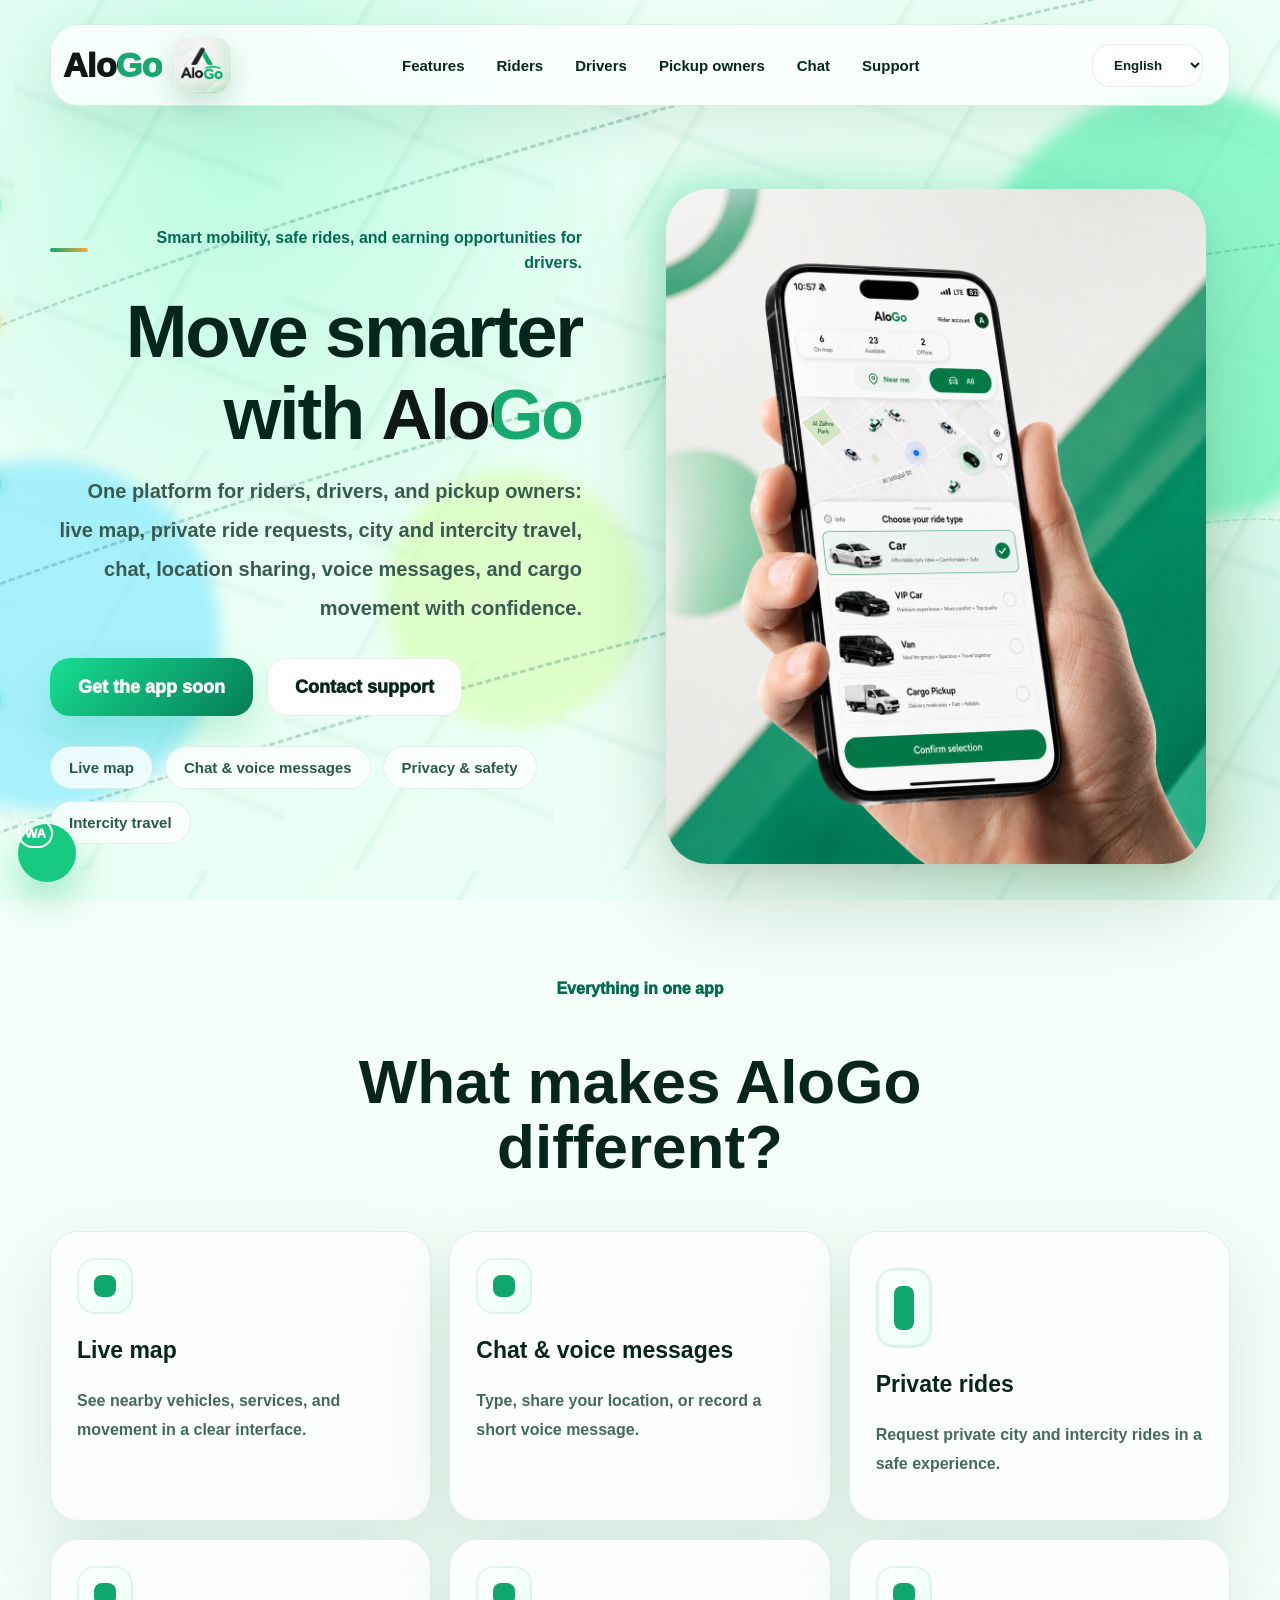
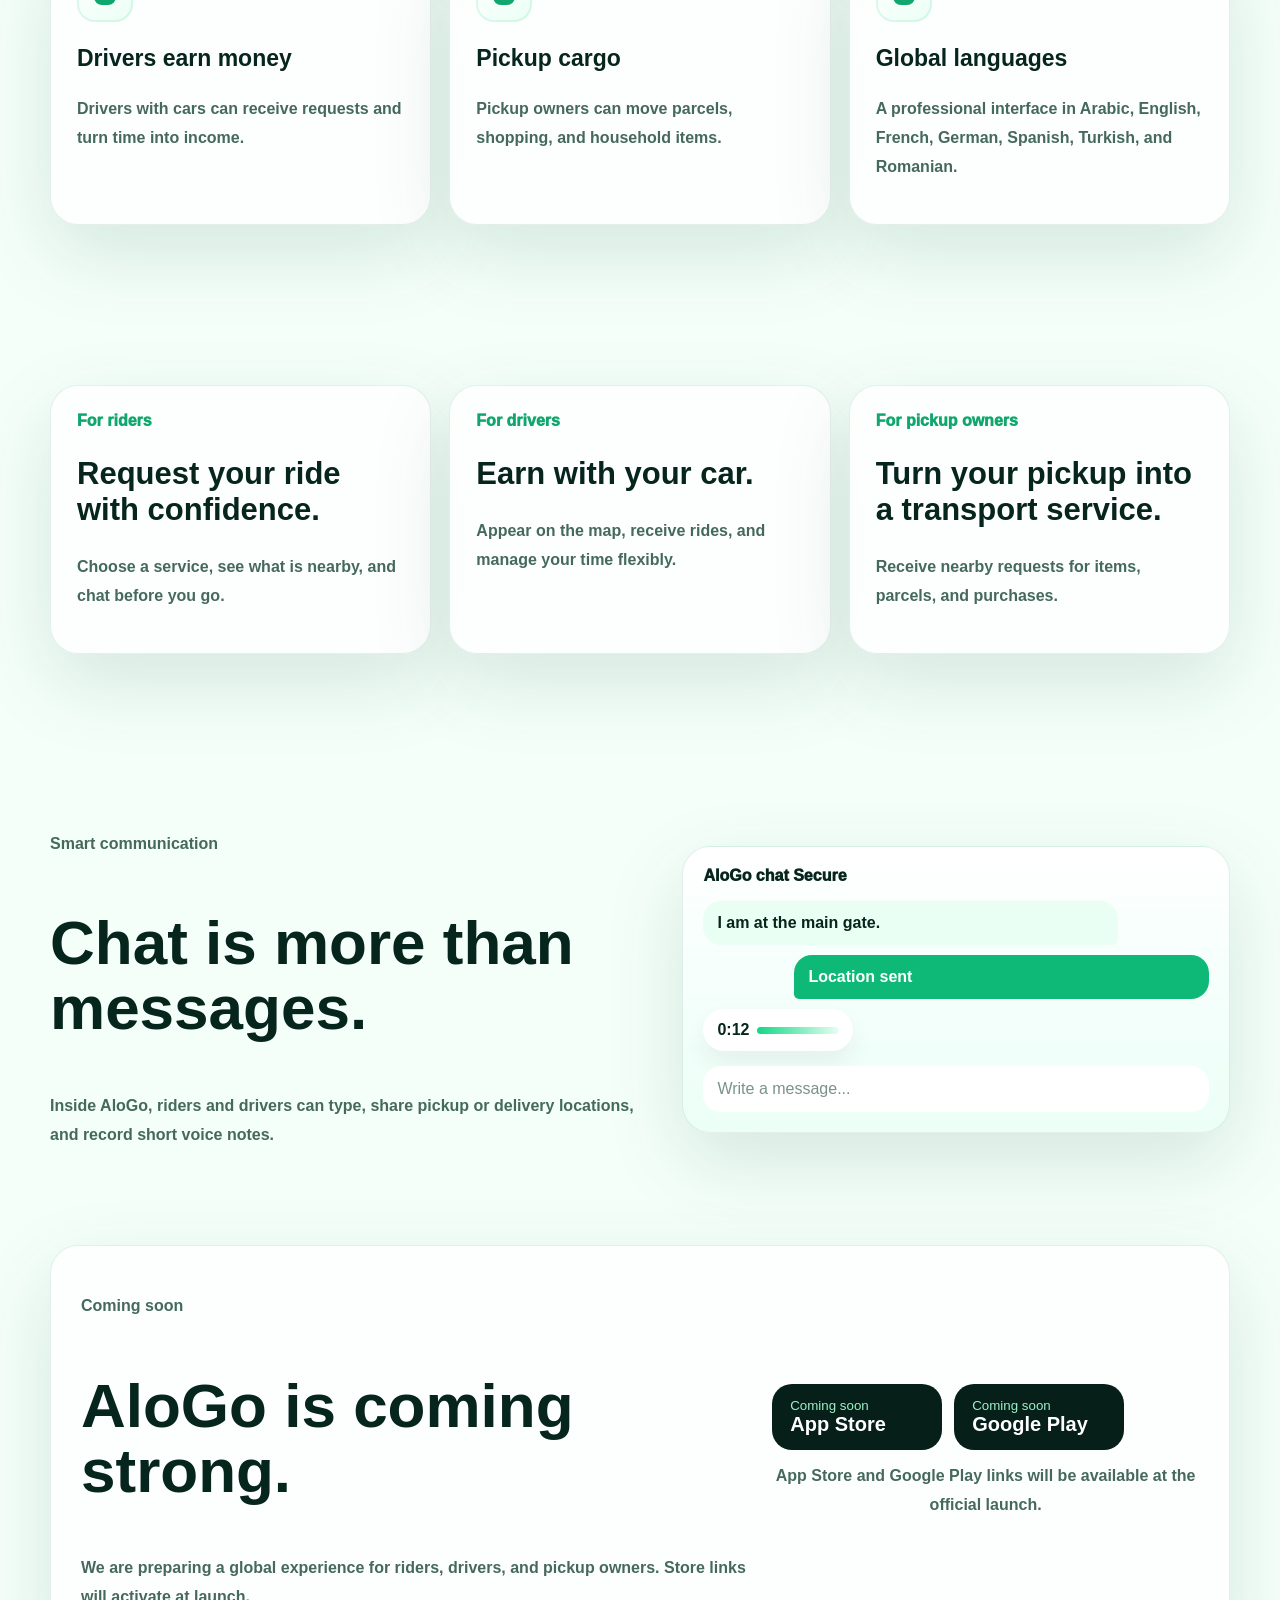
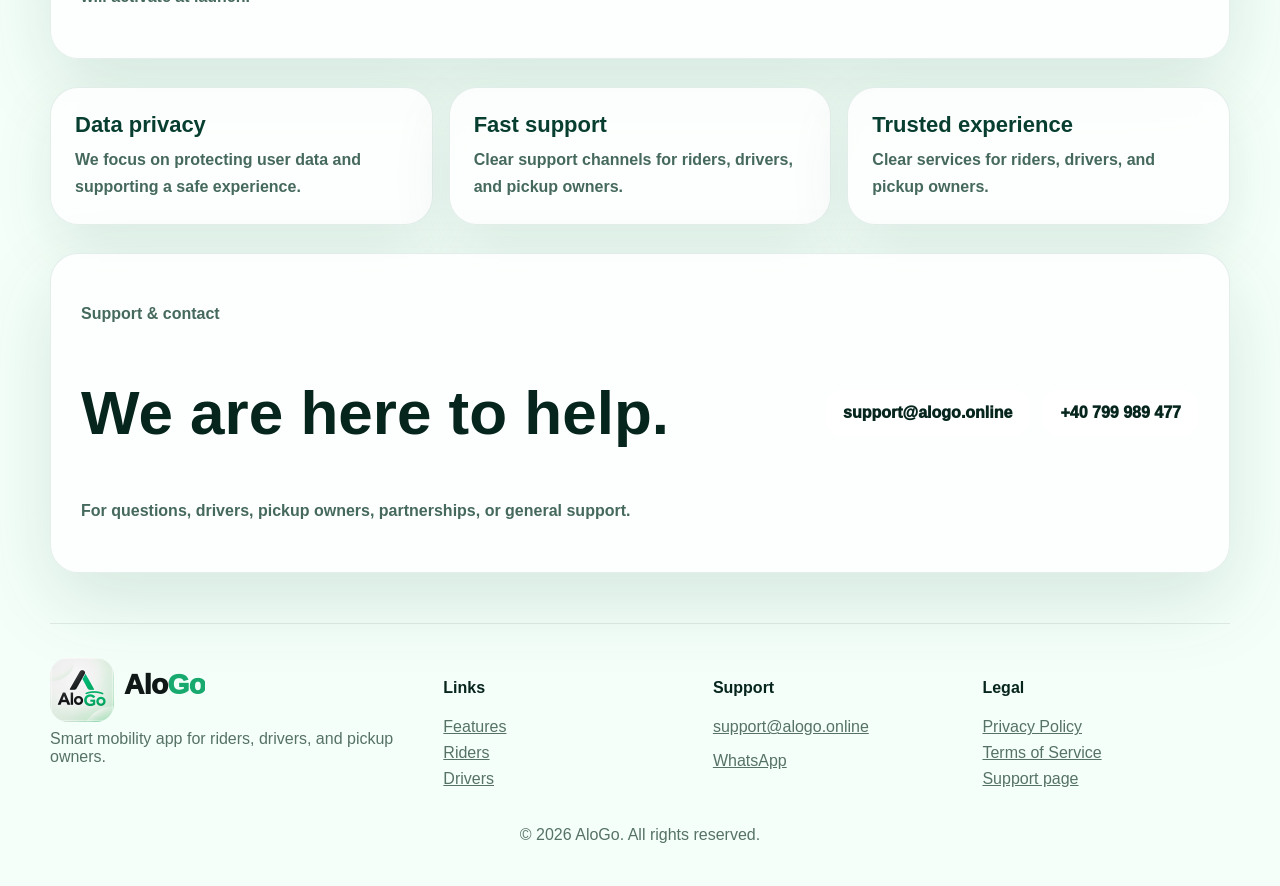
<file: index.html>
<!doctype html>
<html lang="ar" dir="rtl">
<head>
  <meta charset="utf-8">
  <meta name="viewport" content="width=device-width, initial-scale=1, viewport-fit=cover">
  <title>AloGo | Smart Carpool &amp; Ride Sharing App Worldwide</title>
  <meta name="description" content="AloGo is a global smart carpool and ride sharing app for riders and drivers worldwide, with shared trips, smart meeting points, chat, live location sharing, and multilingual support.">
  <meta name="theme-color" content="#073e30">
  <meta name="keywords" content="AloGo, carpool app, ride sharing app, shared trips, rideshare, smart meeting points, riders, drivers, live location, worldwide carpool, global ride sharing, Arabic, English, Romanian, French, German, Spanish, Turkish, Europe, Middle East, Africa, Asia, worldwide">
  <meta name="robots" content="index, follow, max-snippet:-1, max-image-preview:large, max-video-preview:-1">
  <meta name="googlebot" content="index, follow, max-snippet:-1, max-image-preview:large, max-video-preview:-1">
  <meta name="application-name" content="AloGo">
  <meta name="apple-mobile-web-app-title" content="AloGo">
  <meta property="og:url" content="https://www.alogo.online/">
  <meta property="og:site_name" content="AloGo">
  <meta property="og:locale" content="ar_AR">
  <meta property="og:locale:alternate" content="en_US">
  <meta property="og:locale:alternate" content="ro_RO">
  <meta property="og:locale:alternate" content="fr_FR">
  <meta property="og:locale:alternate" content="de_DE">
  <meta property="og:locale:alternate" content="es_ES">
  <meta property="og:locale:alternate" content="tr_TR">
  <meta name="twitter:card" content="summary_large_image">
  <meta name="twitter:title" content="AloGo | Smart Carpool &amp; Ride Sharing App Worldwide">
  <meta name="twitter:description" content="A global smart carpool and ride sharing app connecting riders and drivers with shared trips, smart meeting points, chat, and live location sharing.">
  <meta name="twitter:image" content="https://www.alogo.online/alogo-icon-1024.png?v=43">
  <meta property="og:title" content="AloGo | Smart Carpool &amp; Ride Sharing App Worldwide">
  <meta property="og:description" content="A global smart carpool and ride sharing app connecting riders and drivers with shared trips, smart meeting points, chat, and live location sharing.">
  <meta property="og:image" content="https://www.alogo.online/alogo-icon-1024.png?v=43">
  <meta property="og:type" content="website">
  <link rel="canonical" href="https://www.alogo.online/">
  <link rel="alternate" hreflang="x-default" href="https://www.alogo.online/">
  <link rel="alternate" hreflang="ar" href="https://www.alogo.online/?lang=ar">
  <link rel="alternate" hreflang="en" href="https://www.alogo.online/?lang=en">
  <link rel="alternate" hreflang="ro" href="https://www.alogo.online/?lang=ro">
  <link rel="alternate" hreflang="fr" href="https://www.alogo.online/?lang=fr">
  <link rel="alternate" hreflang="de" href="https://www.alogo.online/?lang=de">
  <link rel="alternate" hreflang="es" href="https://www.alogo.online/?lang=es">
  <link rel="alternate" hreflang="tr" href="https://www.alogo.online/?lang=tr">
  <link rel="icon" href="favicon.png?v=40">
  <link rel="apple-touch-icon" href="apple-touch-icon.png?v=40">
  <link rel="manifest" href="site.webmanifest?v=40">
  <link rel="stylesheet" href="styles.css?v=47">
  <script type="application/ld+json">
{
  "@context": "https://schema.org",
  "@graph": [
    {
      "@type": "Organization",
      "@id": "https://www.alogo.online/#organization",
      "name": "AloGo",
      "url": "https://www.alogo.online/",
      "logo": "https://www.alogo.online/alogo-icon-1024.png",
      "sameAs": [],
      "contactPoint": [
        {
          "@type": "ContactPoint",
          "contactType": "customer support",
          "email": "support@alogo.online",
          "availableLanguage": [
            "Arabic",
            "English",
            "Romanian",
            "French",
            "German",
            "Spanish",
            "Turkish"
          ]
        }
      ]
    },
    {
      "@type": "WebSite",
      "@id": "https://www.alogo.online/#website",
      "url": "https://www.alogo.online/",
      "name": "AloGo",
      "publisher": {
        "@id": "https://www.alogo.online/#organization"
      },
      "inLanguage": [
        "ar",
        "en",
        "ro",
        "fr",
        "de",
        "es",
        "tr"
      ],
      "about": "Global smart carpool and ride sharing app for riders and drivers."
    },
    {
      "@type": "SoftwareApplication",
      "@id": "https://www.alogo.online/#app",
      "name": "AloGo",
      "url": "https://www.alogo.online/",
      "applicationCategory": "TravelApplication",
      "operatingSystem": "iOS, Android",
      "description": "A global smart carpool and ride sharing app for riders and drivers, with shared trips, smart meeting points, chat, and live location sharing.",
      "publisher": {
        "@id": "https://www.alogo.online/#organization"
      },
      "areaServed": {
        "@type": "Place",
        "name": "Worldwide"
      },
      "availableLanguage": [
        "Arabic",
        "English",
        "Romanian",
        "French",
        "German",
        "Spanish",
        "Turkish"
      ]
    }
  ]
}
  </script>
</head>
<body>
  <a class="skip" href="#main" data-i18n="skip">تجاوز إلى المحتوى</a>

  <div class="motion-bg" aria-hidden="true">
    <span class="glow g1"></span><span class="glow g2"></span><span class="glow g3"></span>
    <span class="route r1"></span><span class="route r2"></span><span class="route r3"></span>
    <span class="dot d1"></span><span class="dot d2"></span><span class="dot d3"></span><span class="dot d4"></span>
    <span class="trail-dot t1"></span><span class="trail-dot t2"></span><span class="trail-dot t3"></span>
    <span class="trail-dot t4 amber"></span><span class="trail-dot t5"></span><span class="trail-dot t6 amber"></span>
  </div>

  <header class="header">
    <button class="menu" id="menuBtn" aria-label="Menu" aria-expanded="false"><i></i><i></i><i></i></button>
    <a class="brand" href="#top" aria-label="AloGo">
      <span class="brand-text" dir="ltr">AloGo</span>
      <img src="alogo-icon.png?v=40" alt="AloGo" class="brand-img">
    </a>
    <nav class="nav" id="nav">
      <a href="#features" data-i18n="nav_features">المزايا</a>
      <a href="#riders" data-i18n="nav_riders">للركاب</a>
      <a href="#drivers" data-i18n="nav_drivers">للسائقين</a>
      <a href="#cargo" data-i18n="nav_cargo">للبيك أب</a>
      <a href="#chat" data-i18n="nav_chat">الشات</a>
      <a href="#support" data-i18n="nav_support">الدعم</a>
    </nav>
    <select class="lang" id="lang" aria-label="Language">
      <option value="ar">العربية</option><option value="en">English</option><option value="fr">Français</option><option value="de">Deutsch</option><option value="es">Español</option><option value="tr">Türkçe</option><option value="ro">Română</option>
    </select>
  </header>

  <main id="main">
    <section class="hero section" id="top">
      <div class="hero-copy reveal">
        <p class="eyebrow"><span></span><b data-i18n="eyebrow">تنقّل ذكي، رحلات آمنة، وفرص دخل للسائقين.</b></p>
        <h1 data-i18n="hero_title">تحرّك بذكاء مع <span class="wordmark" dir="ltr">AloGo</span></h1>
        <p class="lead" data-i18n="hero_lead">منصة واحدة تجمع الركاب والسائقين وأصحاب البيك أب: خريطة مباشرة، طلب رحلات خاصة، سفر داخل المدن وبين المدن، دردشة، إرسال موقع، رسائل صوتية قصيرة، ونقل أغراض بثقة.</p>
        <div class="hero-actions">
          <a class="btn primary" href="#download" data-i18n="download_soon">حمّل التطبيق قريبًا</a>
          <a class="btn secondary" href="#support" data-i18n="contact_support">تواصل مع الدعم</a>
        </div>
        <div class="chips">
          <span data-i18n="chip_map">خريطة مباشرة</span>
          <span data-i18n="chip_chat">دردشة ورسائل صوتية</span>
          <span data-i18n="chip_safe">خصوصية وأمان</span>
          <span data-i18n="chip_intercity">سفر بين المدن</span>
        </div>
      </div>
      <div class="hero-art reveal" aria-label="AloGo app preview">
        <div class="mockup-stage">
          <img src="hero-hand.png?v=40" alt="AloGo app shown on a phone held in a hand" class="hero-mockup">
          <div class="mockup-badge"><img src="alogo-icon-192.png?v=40" alt="AloGo icon"></div>
        </div>
      </div>
    </section>

    <section class="features section" id="features">
      <div class="section-head reveal"><p data-i18n="features_kicker">كل شيء في تطبيق واحد</p><h2 data-i18n="features_title">ما الذي يجعل AloGo مختلفًا؟</h2></div>
      <div class="feature-grid">
        <article class="feature reveal"><i class="ico map"></i><h3 data-i18n="f_map">الخريطة المباشرة</h3><p data-i18n="f_map_text">شاهد المركبات والخدمات القريبة وحركة الطريق بواجهة سهلة وواضحة.</p></article>
        <article class="feature reveal"><i class="ico chat"></i><h3 data-i18n="f_chat">دردشة ورسائل</h3><p data-i18n="f_chat_text">اكتب، أرسل موقعك، أو أضف رسالة صوتية قصيرة لتوضيح التفاصيل بسرعة.</p></article>
        <article class="feature reveal"><i class="ico ride"></i><h3 data-i18n="f_private">رحلات خاصة</h3><p data-i18n="f_private_text">اطلب رحلة خاصة داخل المدينة أو بين المدن بتجربة آمنة ومرتبة.</p></article>
        <article class="feature reveal"><i class="ico driver"></i><h3 data-i18n="f_driver">السائق يكسب المال</h3><p data-i18n="f_driver_text">السائقون الذين لديهم سيارات يمكنهم استقبال طلبات وتحويل وقتهم إلى دخل.</p></article>
        <article class="feature reveal"><i class="ico cargo"></i><h3 data-i18n="f_cargo">بيك أب لنقل الأغراض</h3><p data-i18n="f_cargo_text">أصحاب البيك أب يستطيعون نقل طرود، مشتريات، وأغراض منزلية.</p></article>
        <article class="feature reveal"><i class="ico world"></i><h3 data-i18n="f_lang">لغات عالمية</h3><p data-i18n="f_lang_text">واجهة احترافية بالعربية والإنجليزية والفرنسية والألمانية والإسبانية والتركية والرومانية.</p></article>
      </div>
    </section>

    <section class="audiences section">
      <article class="audience reveal" id="riders"><span data-i18n="riders_badge">للركاب</span><h2 data-i18n="riders_title">اطلب رحلتك بثقة.</h2><p data-i18n="riders_text">اختر نوع الخدمة، شاهد المتاح حولك، وتواصل داخل التطبيق قبل الانطلاق.</p></article>
      <article class="audience reveal" id="drivers"><span data-i18n="drivers_badge">للسائقين</span><h2 data-i18n="drivers_title">اكسب من سيارتك.</h2><p data-i18n="drivers_text">كن متاحًا على الخريطة، استقبل الرحلات، ونظّم وقتك بمرونة.</p></article>
      <article class="audience reveal" id="cargo"><span data-i18n="cargo_badge">لأصحاب البيك أب</span><h2 data-i18n="cargo_title">حوّل البيك أب إلى خدمة نقل.</h2><p data-i18n="cargo_text">استقبل طلبات نقل الأغراض والطرود والمشتريات القريبة من موقعك.</p></article>
    </section>

    <section class="chat-section section" id="chat">
      <div class="chat-copy reveal"><p class="section-kicker" data-i18n="chat_kicker">تواصل ذكي</p><h2 data-i18n="chat_title">الشات ليس مجرد رسائل.</h2><p data-i18n="chat_text">داخل AloGo يمكن للراكب أو السائق الكتابة، إرسال موقع اللقاء أو التسليم، ورسائل صوتية قصيرة لتوضيح التفاصيل.</p></div>
      <div class="chat-box reveal">
        <div class="chat-top">AloGo chat <span data-i18n="secure">آمن</span></div>
        <div class="bubble" data-i18n="chat_msg1">أنا عند البوابة الرئيسية.</div>
        <div class="bubble alt" data-i18n="chat_msg2">تم إرسال الموقع</div>
        <div class="voice"><b>0:12</b><span></span></div>
        <div class="chat-input" data-i18n="chat_placeholder">اكتب رسالة...</div>
      </div>
    </section>

    <section class="download section" id="download">
      <div><p class="section-kicker" data-i18n="soon_kicker">قريبًا في المتاجر</p><h2 data-i18n="soon_title">AloGo قادم بقوة.</h2><p data-i18n="soon_text">نجهز تجربة عالمية للركاب والسائقين وأصحاب البيك أب. روابط التحميل ستصبح متاحة عند الإطلاق.</p></div>
      <div class="download-side">
        <div class="store-row"><span class="store"><small data-i18n="coming_soon">قريبًا — انتظرونا</small><b>App Store</b></span><span class="store"><small data-i18n="coming_soon">قريبًا — انتظرونا</small><b>Google Play</b></span></div>
        <p class="store-note" data-i18n="store_note">روابط App Store و Google Play ستتوفر عند الإطلاق الرسمي.</p>
      </div>
    </section>

    <section class="trust-strip section">
      <div class="trust-card reveal"><strong data-i18n="trust_privacy">خصوصية البيانات</strong><span data-i18n="trust_privacy_text">نهتم بحماية بيانات المستخدمين وتجربة آمنة.</span></div>
      <div class="trust-card reveal"><strong data-i18n="trust_support">دعم سريع</strong><span data-i18n="trust_support_text">قنوات تواصل واضحة للمستخدمين والسائقين.</span></div>
      <div class="trust-card reveal"><strong data-i18n="trust_safe">تجربة موثوقة</strong><span data-i18n="trust_safe_text">خدمات واضحة للركاب، السائقين، وأصحاب البيك أب.</span></div>
    </section>

    <section class="support section" id="support">
      <div><p class="section-kicker" data-i18n="support_kicker">الدعم والتواصل</p><h2 data-i18n="support_title">نحن هنا لمساعدتك.</h2><p data-i18n="support_text">للاستفسارات، السائقين، أصحاب البيك أب، الشراكات، أو الدعم العام.</p></div>
      <div class="contact-cards"><a href="mailto:support@alogo.online">support@alogo.online</a><a href="https://wa.me/40799989477" target="_blank" rel="noopener" class="phone-link" dir="ltr">+40 799 989 477</a></div>
    </section>
  </main>

  <a class="whatsapp" href="https://wa.me/40799989477" target="_blank" rel="noopener" aria-label="WhatsApp"><span>WA</span></a>

  <footer class="footer">
    <div class="footer-brand"><img src="alogo-icon.png?v=40" alt="AloGo"><strong dir="ltr">AloGo</strong><p data-i18n="footer_desc">تطبيق تنقل ذكي للركاب والسائقين وأصحاب البيك أب.</p></div>
    <div><h4 data-i18n="footer_links">روابط</h4><a href="#features" data-i18n="nav_features">المزايا</a><a href="#riders" data-i18n="nav_riders">للركاب</a><a href="#drivers" data-i18n="nav_drivers">للسائقين</a></div>
    <div><h4 data-i18n="footer_support">الدعم</h4><a href="mailto:support@alogo.online">support@alogo.online</a><a href="https://wa.me/40799989477">WhatsApp</a></div>
    <div><h4 data-i18n="footer_legal">قانوني</h4><a href="privacy.html" data-i18n="privacy">سياسة الخصوصية</a><a href="terms.html" data-i18n="terms">شروط الخدمة</a><a href="support.html" data-i18n="support_page">صفحة الدعم</a></div>
    <p class="copyright" data-i18n="copyright">© 2026 AloGo. جميع الحقوق محفوظة.</p>
  </footer>
  <script src="script.js?v=46"></script>
</body>
</html>
</file>
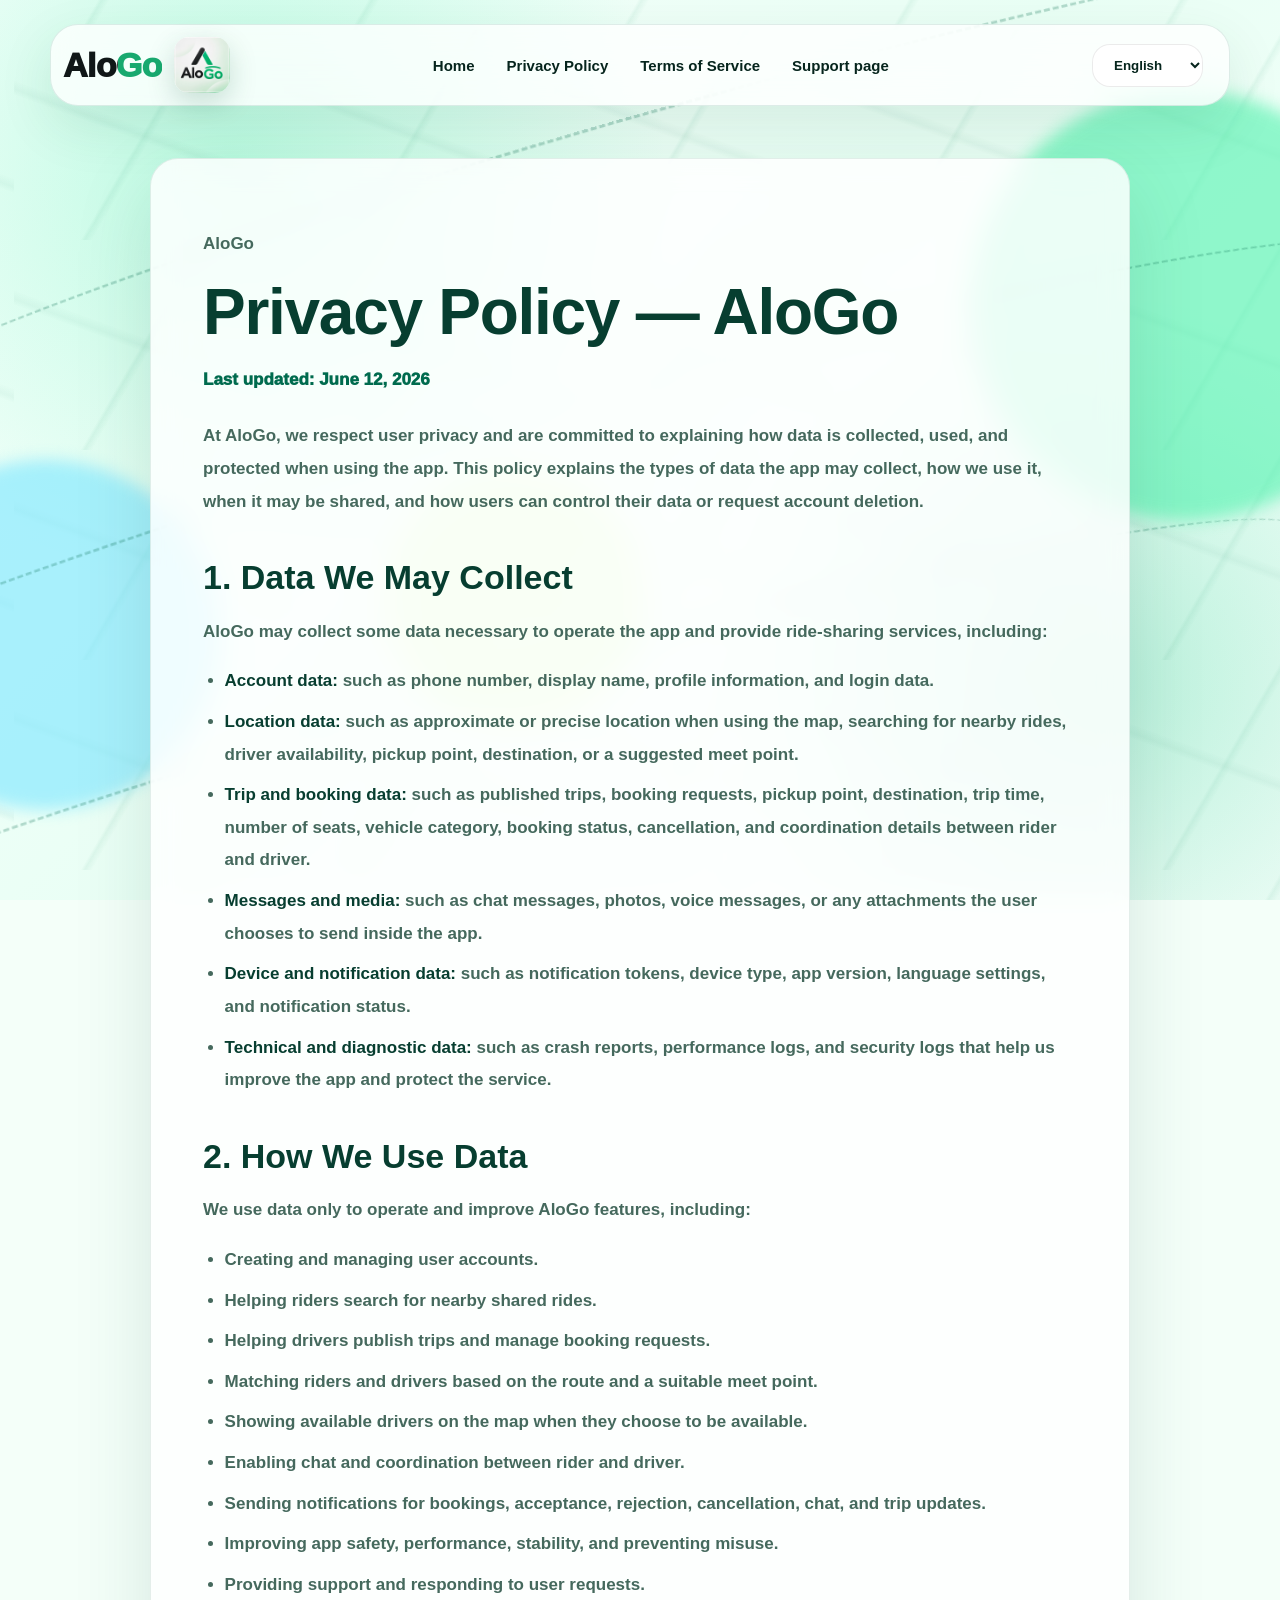
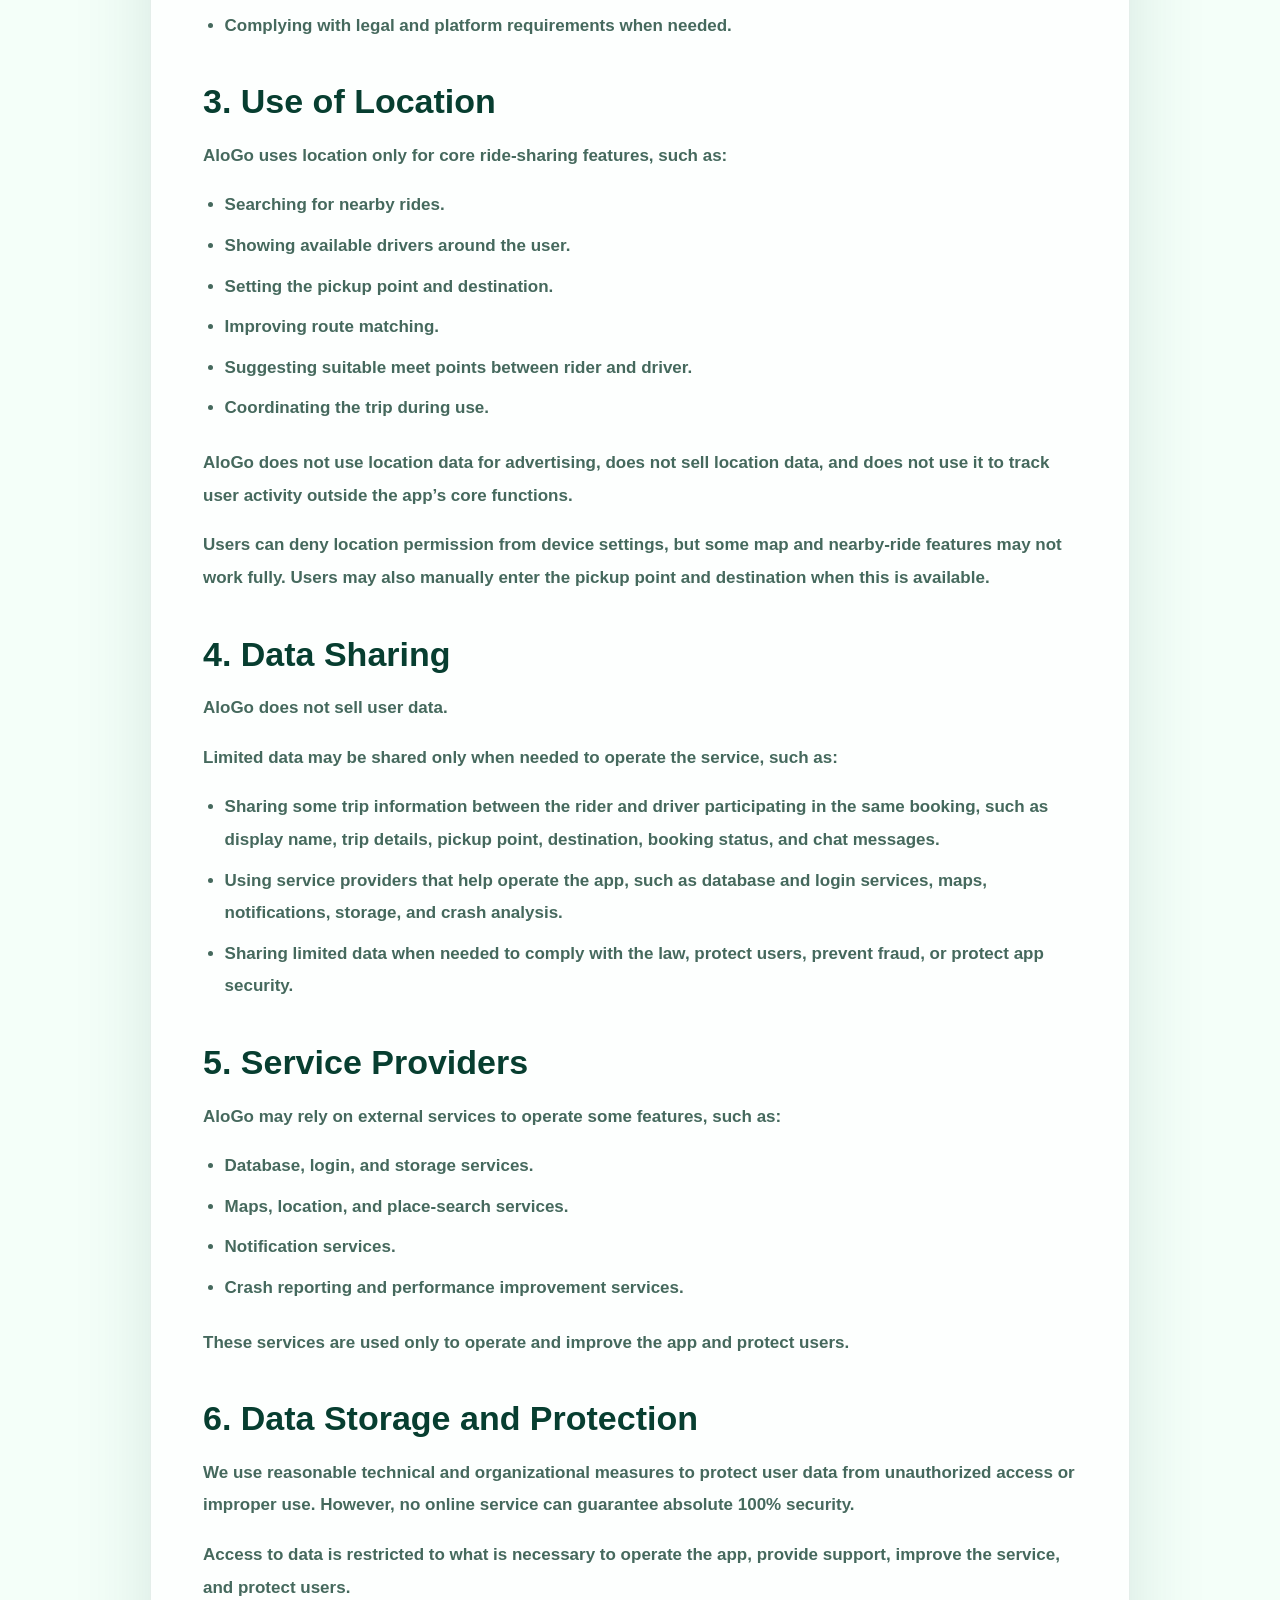
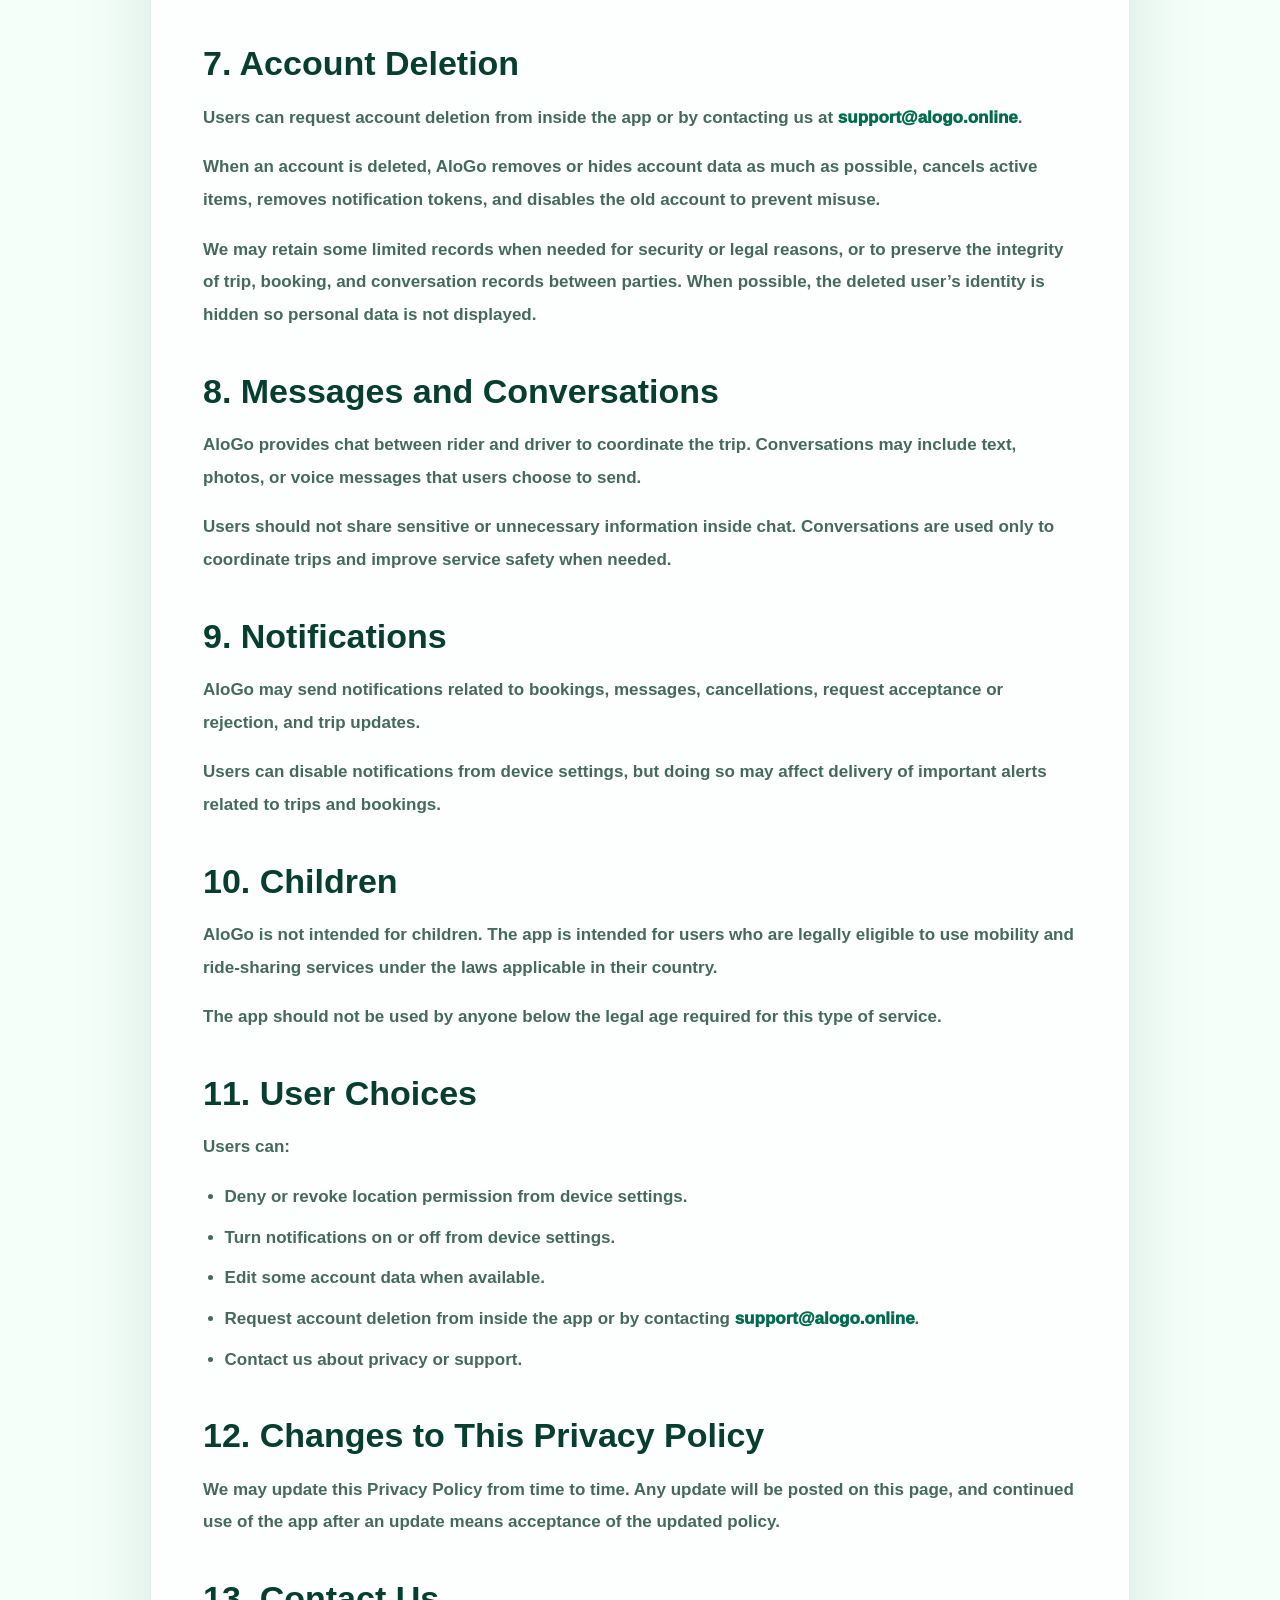
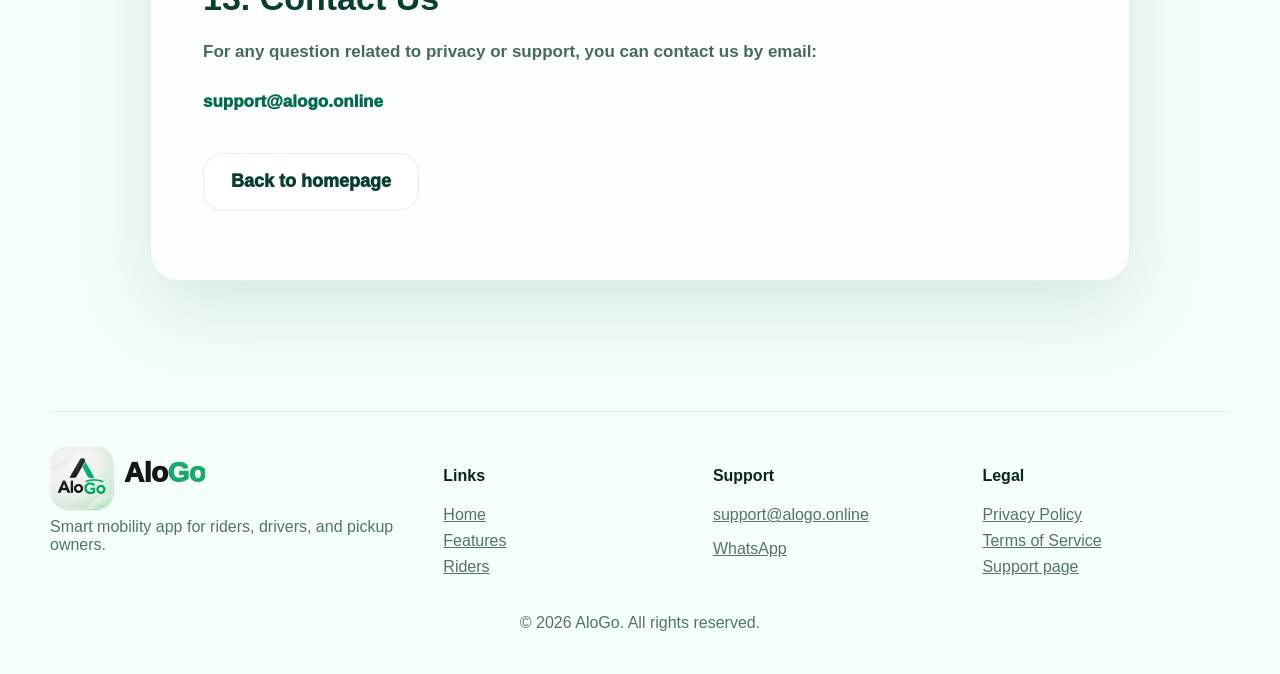
<file: privacy.html>
<!doctype html>
<html lang="ar" dir="rtl">
<head>
  <meta charset="utf-8">
  <meta name="viewport" content="width=device-width, initial-scale=1, viewport-fit=cover">
  <title data-i18n="privacy_meta_title">AloGo — سياسة الخصوصية</title>
  <meta name="description" data-i18n-content="privacy_meta_description" content="سياسة خصوصية AloGo: كيفية جمع البيانات واستخدامها وحمايتها وحقوق المستخدم في التحكم ببياناته وحذف حسابه.">
  <meta name="theme-color" content="#073e30">
  <link rel="canonical" href="https://www.alogo.online/privacy.html">
  <link rel="icon" href="favicon.png?v=40">
  <link rel="apple-touch-icon" href="apple-touch-icon.png?v=40">
  <link rel="stylesheet" href="styles.css?v=47">
</head>
<body>
  <a class="skip" href="#main" data-i18n="skip">تجاوز إلى المحتوى</a>

  <div class="motion-bg" aria-hidden="true">
    <span class="glow g1"></span><span class="glow g2"></span><span class="glow g3"></span>
    <span class="route r1"></span><span class="route r2"></span><span class="route r3"></span>
    <span class="trail-dot t1"></span><span class="trail-dot t2"></span><span class="trail-dot t3"></span>
    <span class="trail-dot t4 amber"></span><span class="trail-dot t5"></span><span class="trail-dot t6 amber"></span>
  </div>

  <header class="header">
    <button class="menu" id="menuBtn" aria-label="Menu" aria-expanded="false"><i></i><i></i><i></i></button>
    <a class="brand" href="index.html" aria-label="AloGo">
      <span class="brand-text" dir="ltr">AloGo</span>
      <img src="alogo-icon.png?v=40" alt="AloGo" class="brand-img">
    </a>
    <nav class="nav" id="nav">
      <a href="index.html" data-i18n="nav_home">الرئيسية</a>
      <a href="privacy.html" data-i18n="privacy">سياسة الخصوصية</a>
      <a href="terms.html" data-i18n="terms">شروط الخدمة</a>
      <a href="support.html" data-i18n="support_page">صفحة الدعم</a>
    </nav>
    <select class="lang" id="lang" aria-label="Language">
      <option value="ar">العربية</option><option value="en">English</option><option value="fr">Français</option><option value="de">Deutsch</option><option value="es">Español</option><option value="tr">Türkçe</option><option value="ro">Română</option>
    </select>
  </header>

  <main id="main" class="section policy-section">
    <article class="feature policy-card reveal" data-i18n="privacy_policy_body">
<p class="section-kicker">AloGo</p>
<h1>سياسة الخصوصية — AloGo</h1>
<p class="policy-updated">آخر تحديث: 12 يونيو 2026</p>
<p>نحن في AloGo نحترم خصوصية المستخدمين، ونلتزم بتوضيح كيفية جمع البيانات واستخدامها وحمايتها عند استخدام التطبيق. توضّح هذه السياسة نوع البيانات التي قد يجمعها التطبيق، وكيف نستخدمها، ومتى يمكن مشاركتها، وكيف يمكن للمستخدم التحكم ببياناته أو طلب حذف حسابه.</p>

<h2>1. البيانات التي قد نجمعها</h2>
<p>قد يجمع AloGo بعض البيانات اللازمة لتشغيل التطبيق وتقديم خدمات مشاركة الرحلات، وتشمل:</p>
<ul>
  <li><strong>بيانات الحساب:</strong> مثل رقم الهاتف، الاسم الظاهر، معلومات الملف الشخصي، وبيانات تسجيل الدخول.</li>
  <li><strong>بيانات الموقع:</strong> مثل الموقع التقريبي أو الدقيق عند استخدام الخريطة، البحث عن الرحلات القريبة، توفر السائق، نقطة الانطلاق، الوجهة، أو اقتراح نقطة اللقاء.</li>
  <li><strong>بيانات الرحلات والحجوزات:</strong> مثل الرحلات المنشورة، طلبات الحجز، نقطة الانطلاق، الوجهة، وقت الرحلة، عدد المقاعد، فئة المركبة، حالة الحجز، الإلغاء، وتفاصيل التنسيق بين الراكب والسائق.</li>
  <li><strong>الرسائل والوسائط:</strong> مثل رسائل الدردشة، الصور، الرسائل الصوتية، أو أي مرفقات يختار المستخدم إرسالها داخل التطبيق.</li>
  <li><strong>بيانات الجهاز والإشعارات:</strong> مثل رموز الإشعارات، نوع الجهاز، إصدار التطبيق، إعدادات اللغة، وحالة الإشعارات.</li>
  <li><strong>بيانات تقنية وتشخيصية:</strong> مثل تقارير الأعطال، سجلات الأداء، وسجلات الأمان التي تساعدنا على تحسين التطبيق وحماية الخدمة.</li>
</ul>

<h2>2. كيف نستخدم البيانات</h2>
<p>نستخدم البيانات فقط لتشغيل وتحسين ميزات AloGo، ومنها:</p>
<ul>
  <li>إنشاء وإدارة حسابات المستخدمين.</li>
  <li>مساعدة الركاب على البحث عن الرحلات المشتركة القريبة.</li>
  <li>مساعدة السائقين على نشر الرحلات وإدارة طلبات الحجز.</li>
  <li>مطابقة الركاب والسائقين حسب المسار ونقطة اللقاء المناسبة.</li>
  <li>عرض السائقين المتاحين على الخريطة عندما يختارون أن يكونوا متاحين.</li>
  <li>تفعيل الدردشة والتنسيق بين الراكب والسائق.</li>
  <li>إرسال إشعارات الحجز، القبول، الرفض، الإلغاء، الدردشة، وتحديثات الرحلة.</li>
  <li>تحسين أمان التطبيق، الأداء، الاستقرار، ومنع إساءة الاستخدام.</li>
  <li>تقديم الدعم والرد على طلبات المستخدمين.</li>
  <li>الالتزام بالمتطلبات القانونية ومتطلبات المنصات عند الحاجة.</li>
</ul>

<h2>3. استخدام الموقع</h2>
<p>يستخدم AloGo الموقع فقط للميزات الأساسية المتعلقة بمشاركة الرحلات، مثل:</p>
<ul>
  <li>البحث عن الرحلات القريبة.</li>
  <li>عرض السائقين المتاحين حول المستخدم.</li>
  <li>تحديد نقطة الانطلاق والوجهة.</li>
  <li>تحسين مطابقة المسارات.</li>
  <li>اقتراح نقاط لقاء مناسبة بين الراكب والسائق.</li>
  <li>تنسيق الرحلة أثناء الاستخدام.</li>
</ul>
<p>لا يستخدم AloGo بيانات الموقع للإعلانات، ولا يبيع بيانات الموقع، ولا يستخدمها لتتبع نشاط المستخدم خارج وظائف التطبيق الأساسية.</p>
<p>يمكن للمستخدم رفض إذن الموقع من إعدادات الجهاز، لكن بعض ميزات الخريطة والرحلات القريبة قد لا تعمل بشكل كامل. يمكن للمستخدم أيضًا إدخال نقطة الانطلاق والوجهة يدويًا عند توفر ذلك.</p>

<h2>4. مشاركة البيانات</h2>
<p>لا يبيع AloGo بيانات المستخدمين.</p>
<p>قد تتم مشاركة بيانات محدودة فقط عند الحاجة لتشغيل الخدمة، مثل:</p>
<ul>
  <li>مشاركة بعض معلومات الرحلة بين الراكب والسائق المشاركين في نفس الحجز، مثل الاسم الظاهر، تفاصيل الرحلة، نقطة الانطلاق، الوجهة، حالة الحجز، ورسائل الدردشة.</li>
  <li>استخدام مزودي خدمات يساعدون في تشغيل التطبيق، مثل خدمات قاعدة البيانات وتسجيل الدخول، الخرائط، الإشعارات، التخزين، وتحليل الأعطال.</li>
  <li>مشاركة بيانات محدودة عند الحاجة للالتزام بالقانون، حماية المستخدمين، منع الاحتيال، أو حماية أمان التطبيق.</li>
</ul>

<h2>5. مزودو الخدمات</h2>
<p>قد يعتمد AloGo على خدمات خارجية لتشغيل بعض الميزات، مثل:</p>
<ul>
  <li>خدمات قاعدة البيانات وتسجيل الدخول والتخزين.</li>
  <li>خدمات الخرائط والموقع والبحث عن الأماكن.</li>
  <li>خدمات الإشعارات.</li>
  <li>خدمات تقارير الأعطال وتحسين الأداء.</li>
</ul>
<p>تُستخدم هذه الخدمات فقط لتشغيل التطبيق وتحسينه وحماية المستخدمين.</p>

<h2>6. تخزين البيانات وحمايتها</h2>
<p>نستخدم إجراءات تقنية وتنظيمية معقولة لحماية بيانات المستخدمين من الوصول غير المصرح به أو الاستخدام غير المناسب. ومع ذلك، لا يمكن لأي خدمة عبر الإنترنت ضمان أمان مطلق بنسبة 100%.</p>
<p>يتم تقييد الوصول إلى البيانات على ما هو ضروري لتشغيل التطبيق، تقديم الدعم، تحسين الخدمة، وحماية المستخدمين.</p>

<h2>7. حذف الحساب</h2>
<p>يمكن للمستخدم طلب حذف حسابه من داخل التطبيق أو عبر التواصل معنا على <a href="mailto:support@alogo.online">support@alogo.online</a>.</p>
<p>عند حذف الحساب، يقوم AloGo بإزالة أو إخفاء بيانات الحساب قدر الإمكان، وإلغاء العناصر النشطة، وإزالة رموز الإشعارات، وتعطيل الحساب القديم لمنع إساءة الاستخدام.</p>
<p>قد نحتفظ ببعض السجلات المحدودة عند الحاجة لأسباب أمنية أو قانونية أو للحفاظ على سلامة سجل الرحلات والحجوزات والمحادثات بين الأطراف. عند الإمكان، يتم إخفاء هوية المستخدم المحذوف حتى لا تظهر بياناته الشخصية.</p>

<h2>8. الرسائل والمحادثات</h2>
<p>يوفر AloGo ميزة الدردشة بين الراكب والسائق لتنسيق الرحلة. قد تتضمن المحادثات نصوصًا أو صورًا أو رسائل صوتية يرسلها المستخدم باختياره.</p>
<p>يجب على المستخدمين عدم مشاركة معلومات حساسة أو غير ضرورية داخل الدردشة. تُستخدم المحادثات فقط لتنسيق الرحلات وتحسين أمان الخدمة عند الحاجة.</p>

<h2>9. الإشعارات</h2>
<p>قد يرسل AloGo إشعارات متعلقة بالحجوزات، الرسائل، الإلغاء، قبول أو رفض الطلب، وتحديثات الرحلات.</p>
<p>يمكن للمستخدم تعطيل الإشعارات من إعدادات الجهاز، لكن تعطيلها قد يؤثر على وصول التنبيهات المهمة المتعلقة بالرحلات والحجوزات.</p>

<h2>10. الأطفال</h2>
<p>AloGo غير مخصص للأطفال. التطبيق مخصص للمستخدمين المؤهلين قانونيًا لاستخدام خدمات التنقل ومشاركة الرحلات حسب القوانين المعمول بها في بلدهم.</p>
<p>يجب عدم استخدام التطبيق من قبل أي شخص دون السن القانوني المطلوب لهذا النوع من الخدمات.</p>

<h2>11. اختيارات المستخدم</h2>
<p>يمكن للمستخدم:</p>
<ul>
  <li>رفض أو إلغاء إذن الموقع من إعدادات الجهاز.</li>
  <li>تشغيل أو إيقاف الإشعارات من إعدادات الجهاز.</li>
  <li>تعديل بعض بيانات الحساب عند توفر ذلك.</li>
  <li>طلب حذف الحساب من داخل التطبيق أو عبر البريد الإلكتروني الرسمي <a href="mailto:support@alogo.online">support@alogo.online</a>.</li>
  <li>التواصل معنا بخصوص الخصوصية أو الدعم.</li>
</ul>

<h2>12. التغييرات على سياسة الخصوصية</h2>
<p>قد نقوم بتحديث سياسة الخصوصية من وقت لآخر. سيتم نشر أي تحديث على هذه الصفحة، ويُعد استمرار استخدام التطبيق بعد التحديث قبولًا بالسياسة المحدّثة.</p>

<h2>13. التواصل معنا</h2>
<p>لأي سؤال متعلق بالخصوصية أو الدعم، يمكن التواصل معنا عبر البريد الإلكتروني:</p>
<p><a href="mailto:support@alogo.online">support@alogo.online</a></p>
<p class="policy-back"><a class="btn secondary" href="index.html">العودة إلى الصفحة الرئيسية</a></p>
    </article>
  </main>

  <footer class="footer">
    <div class="footer-brand"><img src="alogo-icon.png?v=40" alt="AloGo"><strong dir="ltr">AloGo</strong><p data-i18n="footer_desc">تطبيق تنقل ذكي للركاب والسائقين وأصحاب البيك أب.</p></div>
    <div><h4 data-i18n="footer_links">روابط</h4><a href="index.html" data-i18n="nav_home">الرئيسية</a><a href="index.html#features" data-i18n="nav_features">المزايا</a><a href="index.html#riders" data-i18n="nav_riders">للركاب</a></div>
    <div><h4 data-i18n="footer_support">الدعم</h4><a href="mailto:support@alogo.online">support@alogo.online</a><a href="https://wa.me/40799989477">WhatsApp</a></div>
    <div><h4 data-i18n="footer_legal">قانوني</h4><a href="privacy.html" data-i18n="privacy">سياسة الخصوصية</a><a href="terms.html" data-i18n="terms">شروط الخدمة</a><a href="support.html" data-i18n="support_page">صفحة الدعم</a></div>
    <p class="copyright" data-i18n="copyright">© 2026 AloGo. جميع الحقوق محفوظة.</p>
  </footer>

  <script src="script.js?v=46"></script>
</body>
</html>
</file>
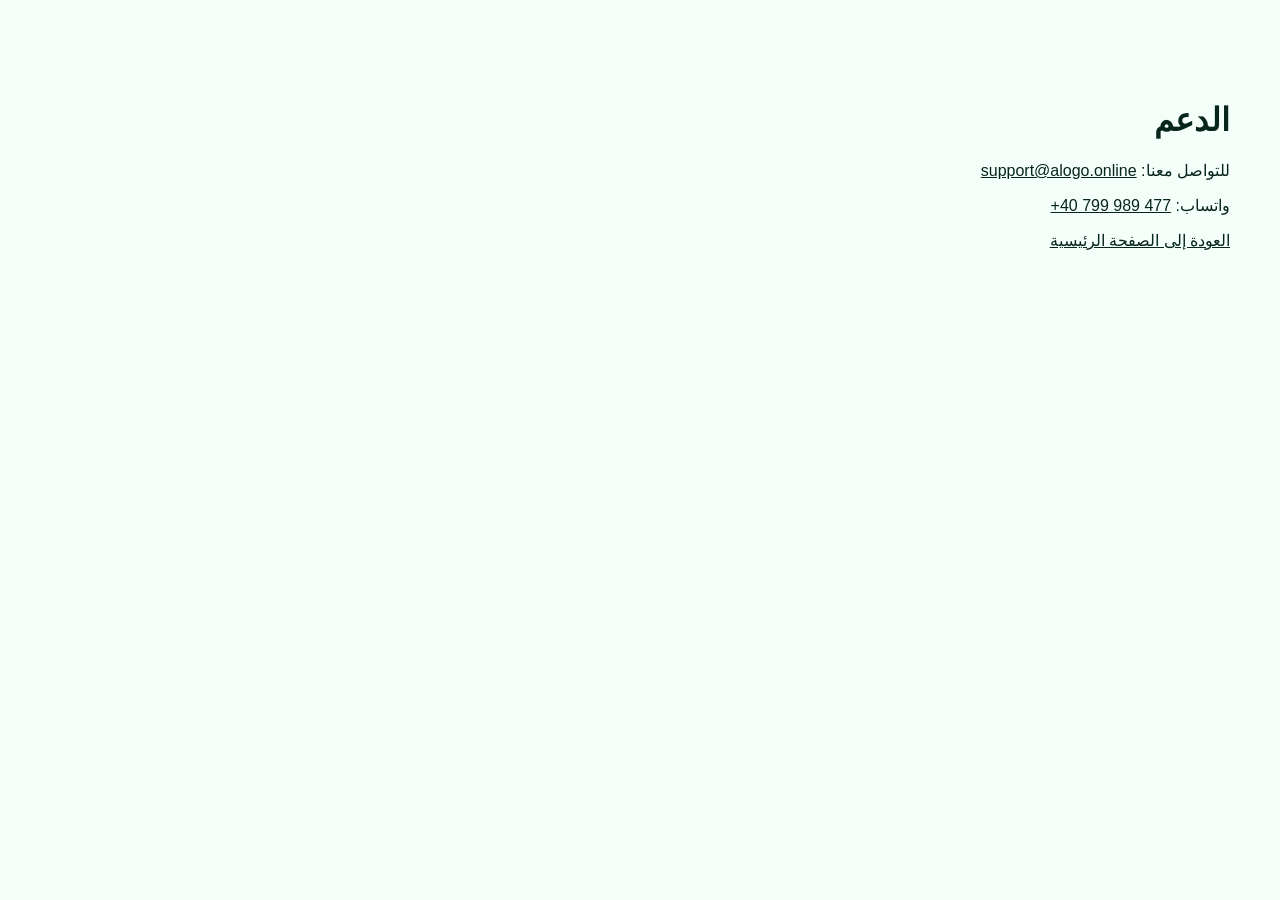
<file: support.html>
<!doctype html><html lang="ar" dir="rtl"><head><meta charset="utf-8"><meta name="viewport" content="width=device-width,initial-scale=1"><title>Support — AloGo</title><link rel="stylesheet" href="styles.css?v=47"></head><body><main class="section"><h1>الدعم</h1><p>للتواصل معنا: <a href="mailto:support@alogo.online">support@alogo.online</a></p><p>واتساب: <a href="https://wa.me/40799989477" class="phone-link" dir="ltr">+40 799 989 477</a></p><p><a href="index.html">العودة إلى الصفحة الرئيسية</a></p></main></body></html>
</file>
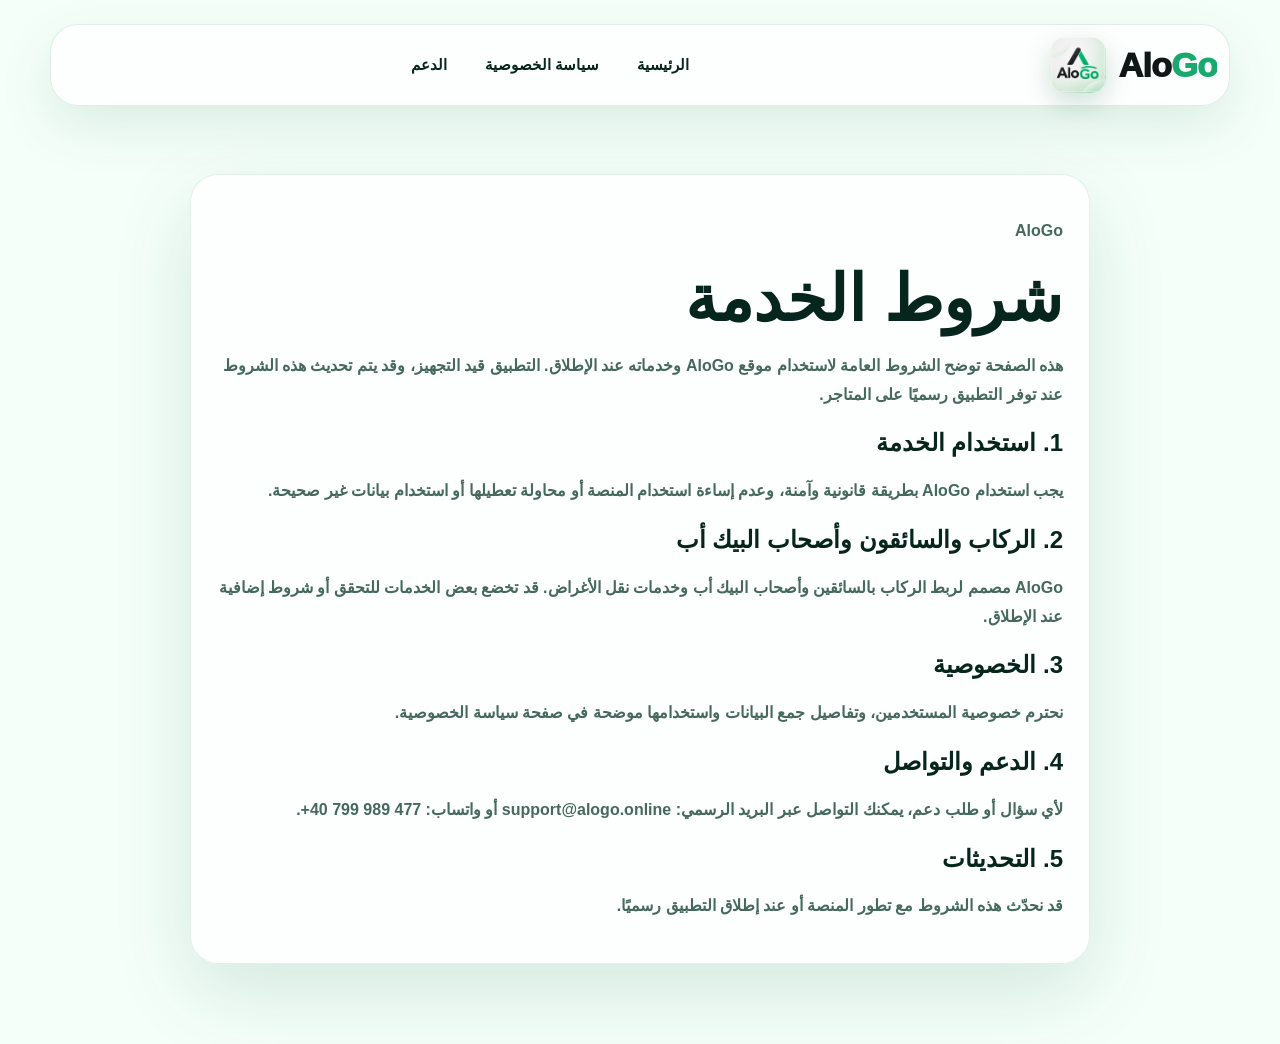
<file: terms.html>
<!doctype html>
<html lang="ar" dir="rtl">
<head>
  <meta charset="utf-8">
  <meta name="viewport" content="width=device-width, initial-scale=1, viewport-fit=cover">
  <title>AloGo — شروط الخدمة</title>
  <meta name="description" content="شروط خدمة AloGo: معلومات الاستخدام، الدعم، الخصوصية، والمسؤوليات العامة قبل الإطلاق الرسمي.">
  <meta name="theme-color" content="#073e30">
  <link rel="canonical" href="https://www.alogo.online/terms.html">
  <link rel="icon" href="favicon.png?v=40">
  <link rel="apple-touch-icon" href="apple-touch-icon.png?v=40">
  <link rel="stylesheet" href="styles.css?v=47">
</head>
<body>
  <header class="header legal-header">
    <a class="brand" href="index.html" aria-label="AloGo">
      <span class="brand-text" dir="ltr">AloGo</span>
      <img src="alogo-icon.png?v=40" alt="AloGo" class="brand-img">
    </a>
    <nav class="nav legal-nav" aria-label="Legal navigation">
      <a href="index.html">الرئيسية</a>
      <a href="privacy.html">سياسة الخصوصية</a>
      <a href="support.html">الدعم</a>
    </nav>
  </header>

  <main class="section">
    <article class="feature" style="max-width:900px;margin:auto">
      <p class="section-kicker">AloGo</p>
      <h1 style="font-size:clamp(38px,6vw,64px);margin:10px 0">شروط الخدمة</h1>
      <p>هذه الصفحة توضح الشروط العامة لاستخدام موقع AloGo وخدماته عند الإطلاق. التطبيق قيد التجهيز، وقد يتم تحديث هذه الشروط عند توفر التطبيق رسميًا على المتاجر.</p>

      <h2>1. استخدام الخدمة</h2>
      <p>يجب استخدام AloGo بطريقة قانونية وآمنة، وعدم إساءة استخدام المنصة أو محاولة تعطيلها أو استخدام بيانات غير صحيحة.</p>

      <h2>2. الركاب والسائقون وأصحاب البيك أب</h2>
      <p>AloGo مصمم لربط الركاب بالسائقين وأصحاب البيك أب وخدمات نقل الأغراض. قد تخضع بعض الخدمات للتحقق أو شروط إضافية عند الإطلاق.</p>

      <h2>3. الخصوصية</h2>
      <p>نحترم خصوصية المستخدمين، وتفاصيل جمع البيانات واستخدامها موضحة في صفحة سياسة الخصوصية.</p>

      <h2>4. الدعم والتواصل</h2>
      <p>لأي سؤال أو طلب دعم، يمكنك التواصل عبر البريد الرسمي: <strong>support@alogo.online</strong> أو واتساب: <strong class="phone-link" dir="ltr">+40 799 989 477</strong>.</p>

      <h2>5. التحديثات</h2>
      <p>قد نحدّث هذه الشروط مع تطور المنصة أو عند إطلاق التطبيق رسميًا.</p>
    </article>
  </main>
</body>
</html>
</file>
<file: styles.css>
:root{--bg:#effcf6;--deep:#06251d;--green:#0fa76d;--green2:#006b4e;--mint:#bffbe1;--gold:#f7a934;--card:rgba(255,255,255,.82);--line:rgba(0,103,76,.12);--shadow:0 28px 80px rgba(0,79,54,.13);--radius:30px}*{box-sizing:border-box}html{scroll-behavior:smooth}body{margin:0;font-family:-apple-system,BlinkMacSystemFont,"Segoe UI",Tahoma,Arial,sans-serif;background:radial-gradient(circle at 50% 10%,#c7ffe7 0,#edfff7 35%,#f8fffc 70%);color:var(--deep);overflow-x:hidden}body:lang(ar){font-family:Tahoma,"Segoe UI",Arial,sans-serif}.skip{position:absolute;top:-100px}.motion-bg{position:fixed;inset:0;z-index:-2;overflow:hidden;background:linear-gradient(135deg,#f7fffb,#e9fff5 46%,#f9fffc)}.motion-bg:before{content:"";position:absolute;inset:-20%;background-image:linear-gradient(120deg,transparent 0 48%,rgba(10,139,92,.16) 49%,transparent 51%),linear-gradient(20deg,transparent 0 47%,rgba(4,100,71,.1) 49%,transparent 52%);background-size:270px 210px;animation:bgPan 18s linear infinite;opacity:.4}.glow{position:absolute;border-radius:50%;filter:blur(8px);opacity:.62;animation:float 8s ease-in-out infinite}.g1{width:430px;height:430px;background:#55f3b0;top:10%;right:-120px}.g2{width:350px;height:350px;background:#7de7ff;bottom:10%;left:-130px;animation-delay:-3s}.g3{width:260px;height:260px;background:#d7ffaf;top:52%;left:30%;animation-delay:-5s}.route{position:absolute;width:140vw;height:170px;border-top:3px dashed rgba(0,102,72,.22);border-radius:50%;transform:rotate(-16deg);animation:routeMove 16s linear infinite}.r1{top:13%;left:-20vw}.r2{top:46%;left:-28vw;animation-delay:-5s}.r3{bottom:4%;left:-35vw;animation-delay:-10s}.dot{position:absolute;width:14px;height:14px;border-radius:50%;background:#10c981;box-shadow:0 0 0 8px rgba(16,201,129,.15),0 0 24px #10c981;z-index:-1;animation:dotRun 7s linear infinite}.d1{top:22%;left:-20px}.d2{top:53%;left:-20px;animation-delay:-2.2s}.d3{top:77%;left:-20px;animation-delay:-4s}.d4{top:35%;left:-20px;background:#f4a634;box-shadow:0 0 0 8px rgba(244,166,52,.16),0 0 24px #f4a634;animation-delay:-5.5s}@keyframes bgPan{to{background-position:270px 210px}}@keyframes routeMove{to{transform:rotate(-16deg) translateX(180px)}}@keyframes dotRun{0%{transform:translateX(0) translateY(0);opacity:0}10%,90%{opacity:1}100%{transform:translateX(110vw) translateY(-78px);opacity:0}}@keyframes float{50%{transform:translate3d(24px,-30px,0) scale(1.08)}}a{color:inherit}.header{position:sticky;top:12px;width:min(1180px,calc(100% - 24px));margin:12px auto 0;z-index:50;display:grid;grid-template-columns:auto 1fr auto auto;align-items:center;gap:14px;padding:12px;border:1px solid rgba(8,103,73,.12);background:rgba(255,255,255,.78);backdrop-filter:blur(18px);border-radius:28px;box-shadow:0 20px 55px rgba(0,78,51,.1)}.brand{display:flex;align-items:center;gap:10px;text-decoration:none;justify-self:end}.brand-text{font-weight:1000;font-size:34px;letter-spacing:-1px}.brand-text span,.footer-brand span{color:var(--green)}.brand-img{width:54px;height:54px;border-radius:15px;object-fit:cover;box-shadow:0 10px 28px rgba(0,80,50,.18);background:transparent}.nav{display:flex;justify-content:center;gap:4px}.nav a{text-decoration:none;font-weight:900;padding:12px 14px;border-radius:15px}.nav a:hover{background:#edfff7;color:var(--green2)}.lang{border:0;background:#fff;padding:13px 18px;border-radius:18px;font-weight:900;box-shadow:inset 0 0 0 1px rgba(0,0,0,.08);color:var(--deep)}.menu{width:54px;height:54px;border:0;border-radius:18px;background:#fff;display:none;align-items:center;justify-content:center;flex-direction:column;gap:5px;box-shadow:0 12px 30px rgba(0,0,0,.08)}.menu i,.mini-menu i{width:20px;height:2px;background:#122b24;border-radius:999px}.section{width:min(1180px,calc(100% - 32px));margin:0 auto;padding:80px 0}.hero{min-height:calc(100vh - 90px);display:grid;grid-template-columns:1.02fr .98fr;align-items:center;gap:50px;padding-top:95px}.eyebrow{display:flex;align-items:center;gap:12px;color:var(--green2);font-weight:1000}.eyebrow span{width:38px;height:4px;border-radius:999px;background:linear-gradient(90deg,var(--green),var(--gold))}.hero h1{font-size:clamp(50px,7vw,92px);line-height:.96;margin:18px 0;letter-spacing:-2.2px}.hero h1 span{display:block;color:var(--green);text-shadow:0 12px 36px rgba(16,167,109,.22)}.lead{font-size:22px;line-height:1.9;color:#385b50;max-width:640px;font-weight:600}.hero-actions{display:flex;flex-wrap:wrap;gap:14px;margin:30px 0}.btn{display:inline-flex;align-items:center;justify-content:center;min-height:58px;padding:0 28px;border-radius:20px;text-decoration:none;font-weight:1000;font-size:18px}.primary{background:linear-gradient(135deg,#19df92,#047c57);color:#fff;box-shadow:0 18px 40px rgba(18,185,121,.24)}.secondary{background:#fff;box-shadow:inset 0 0 0 1px rgba(0,0,0,.08)}.chips{display:flex;flex-wrap:wrap;gap:12px}.chips span{background:rgba(255,255,255,.78);border:1px solid rgba(0,105,72,.1);border-radius:999px;padding:12px 18px;font-weight:900;color:#28594a}.hero-art{display:grid;place-items:center}.logo-stage{position:relative;width:min(530px,88vw);aspect-ratio:1;border-radius:56px}.main-icon{width:100%;height:100%;object-fit:cover;border-radius:56px;filter:drop-shadow(0 44px 72px rgba(0,65,46,.22));animation:iconFloat 5.5s ease-in-out infinite}.logo-ring{position:absolute;inset:-12px;border-radius:64px;border:1px solid rgba(25,214,137,.36);box-shadow:0 0 45px rgba(28,230,151,.18);animation:ringPulse 3.2s ease-in-out infinite}.logo-spark{position:absolute;width:16px;height:16px;border-radius:50%;background:#fff;box-shadow:0 0 16px #fff,0 0 32px #16d98c,0 0 55px #16d98c;left:22%;top:43%;animation:sparkMove 4.8s ease-in-out infinite}@keyframes iconFloat{50%{transform:translateY(-8px) scale(1.012)}}@keyframes ringPulse{50%{opacity:.45;transform:scale(1.025)}}@keyframes sparkMove{0%{left:21%;top:43%;opacity:0}14%,88%{opacity:1}45%{left:55%;top:42%}72%{left:74%;top:43%}100%{left:21%;top:43%;opacity:0}}.phone-section{display:grid;grid-template-columns:.9fr 1fr;gap:56px;align-items:center}.phone-wrap{display:grid;place-items:center}.phone{position:relative;width:min(400px,92vw);height:780px;border:11px solid #071c17;border-radius:55px;background:#fff;overflow:hidden;box-shadow:0 40px 85px rgba(0,58,42,.2)}.notch{position:absolute;top:16px;left:50%;transform:translateX(-50%);width:135px;height:38px;border-radius:999px;background:#06120f;z-index:8}.phone-head{height:86px;padding:20px 28px 8px;display:flex;align-items:center;justify-content:space-between}.phone-head strong{font-size:22px}.phone-head strong span{color:var(--green)}.avatar{display:grid;place-items:center;width:44px;height:44px;border-radius:50%;background:#08734f;color:#fff;font-weight:1000}.mini-menu{width:44px;height:44px;display:flex;align-items:center;justify-content:center;flex-direction:column;gap:5px;border:0;border-radius:15px;background:#fff;box-shadow:0 8px 24px rgba(0,0,0,.06)}.mapbox{position:relative;height:255px;overflow:hidden}.map-svg{position:absolute;inset:0;width:100%;height:100%}.map-veh{position:absolute;display:block}.map-veh.car{width:31px;height:16px;border-radius:12px 14px 5px 5px;background:#11a96d;box-shadow:0 5px 12px rgba(0,0,0,.18)}.map-veh.car:before{content:"";position:absolute;inset:3px 6px auto;height:5px;background:#eafff4;border-radius:6px}.map-veh.car:after{content:"";position:absolute;bottom:-3px;left:5px;width:5px;height:5px;border-radius:50%;background:#08221a;box-shadow:16px 0 #08221a}.map-veh.truck{width:34px;height:20px;background:#0c6047;border-radius:5px 8px 4px 4px;box-shadow:0 5px 12px rgba(0,0,0,.18)}.map-veh.truck:before{content:"";position:absolute;right:-10px;bottom:0;width:13px;height:15px;background:#0c6047;border-radius:7px 5px 3px 1px}.map-veh.truck:after{content:"";position:absolute;bottom:-3px;left:5px;width:5px;height:5px;border-radius:50%;background:#08221a;box-shadow:20px 0 #08221a}.map-veh.a{left:78px;top:86px;transform:rotate(-20deg)}.map-veh.b{right:88px;top:72px;transform:rotate(18deg)}.map-veh.c{left:188px;top:45px;transform:rotate(9deg)}.map-veh.d{right:54px;bottom:48px;transform:rotate(-14deg)}.stats{position:absolute;top:140px;left:24px;right:24px;z-index:5;display:grid;grid-template-columns:repeat(3,1fr);background:rgba(255,255,255,.93);border:1px solid #e2eee8;border-radius:24px;box-shadow:0 14px 28px rgba(0,0,0,.08);padding:12px 4px}.stats span{text-align:center;border-inline-end:1px solid #e5eee9}.stats span:last-child{border:0}.stats b{font-size:30px;display:block}.stats em{font-style:normal;color:#617a70;font-size:12px;font-weight:900}.ride-sheet{position:absolute;left:0;right:0;bottom:0;background:rgba(255,255,255,.98);border-radius:34px 34px 0 0;padding:22px 16px 18px;box-shadow:0 -18px 44px rgba(0,0,0,.12)}.grab{width:70px;height:6px;border-radius:999px;background:#d7dfdb;margin:0 auto 17px}.sheet-head{display:flex;justify-content:space-between;align-items:center;margin-bottom:13px}.sheet-head strong{font-size:28px}.sheet-head span{color:#81928b;font-weight:900}.ride{display:grid;grid-template-columns:42px 76px 1fr;gap:12px;align-items:center;min-height:80px;border:1px solid #e2e9e5;border-radius:22px;padding:10px;margin:10px 0;background:#fff}.ride.selected{border-color:#18c180;background:linear-gradient(90deg,#effff7,#fff)}.check,.radio{width:40px;height:40px;border-radius:50%;display:grid;place-items:center;font-weight:1000}.check{background:#17be7b;color:#fff}.radio{border:3px solid #d3ded9}.veh-thumb{width:76px;height:52px;border-radius:14px;background:#effbf5;display:grid;place-items:center;position:relative;overflow:hidden}.veh-thumb:before{content:"";position:absolute;inset:auto 8px 9px;height:7px;border-radius:999px;background:rgba(9,102,73,.08)}.veh-thumb:after{content:"";display:block;background:linear-gradient(135deg,#05724f,#18c982);position:relative}.car-svg:after{width:54px;height:22px;border-radius:24px 26px 8px 8px;clip-path:polygon(3% 70%,13% 42%,30% 38%,42% 20%,67% 20%,83% 40%,95% 46%,100% 72%,88% 78%,84% 96%,72% 96%,68% 78%,29% 78%,25% 96%,13% 96%,9% 78%)}.vip-svg:after{width:58px;height:22px;background:linear-gradient(135deg,#06251d,#0a6b4c);border-radius:24px 26px 8px 8px;clip-path:polygon(2% 70%,11% 38%,29% 34%,43% 14%,70% 15%,86% 37%,97% 44%,100% 70%,88% 78%,84% 96%,73% 96%,69% 78%,29% 78%,25% 96%,13% 96%,9% 78%)}.van-svg:after{width:58px;height:28px;border-radius:14px 18px 7px 7px;clip-path:polygon(4% 78%,4% 38%,22% 28%,73% 28%,91% 43%,100% 75%,91% 82%,88% 96%,76% 96%,72% 82%,28% 82%,24% 96%,12% 96%,9% 82%)}.pickup-svg:after{width:62px;height:29px;border-radius:6px;clip-path:polygon(2% 80%,2% 35%,52% 35%,52% 14%,75% 14%,91% 35%,98% 75%,89% 83%,86% 96%,75% 96%,71% 83%,29% 83%,25% 96%,14% 96%,10% 83%)}.ride b{display:block;font-size:20px}.ride small{color:#62786f;font-weight:700}.confirm{width:100%;height:58px;border:0;border-radius:20px;background:linear-gradient(135deg,#16de8e,#07865d);color:#fff;font-size:22px;font-weight:1000;margin-top:12px}.phone-caption{max-width:390px;text-align:center;color:#3f6b5b;font-weight:900}.smart-copy h2,.section-head h2,.chat-copy h2,.download h2,.support h2{font-size:clamp(34px,5vw,62px);line-height:1.05}.smart-copy p,.feature p,.audience p,.chat-copy p,.download p,.support p{color:#45695d;font-weight:650;line-height:1.8}.section-kicker,.section-head p{color:var(--green2);font-weight:1000}.section-head{text-align:center;max-width:760px;margin:0 auto 38px}.feature-grid,.audiences{display:grid;grid-template-columns:repeat(3,1fr);gap:18px}.feature,.audience,.chat-box,.download,.support{background:var(--card);border:1px solid rgba(6,93,64,.1);border-radius:28px;box-shadow:var(--shadow);backdrop-filter:blur(14px)}.feature,.audience{padding:26px}.ico{display:block;width:56px;height:56px;border-radius:18px;background:linear-gradient(135deg,#fff,#eafff5);box-shadow:inset 0 0 0 2px rgba(17,185,122,.12);position:relative}.ico:after{content:"";position:absolute;inset:17px;border-radius:8px;background:var(--green)}.feature h3{font-size:23px}.audience span{color:var(--green);font-weight:1000}.audience h2{font-size:31px}.chat-section{display:grid;grid-template-columns:1fr .9fr;gap:24px;align-items:center}.chat-box{padding:20px;background:linear-gradient(180deg,rgba(255,255,255,.93),rgba(233,255,246,.84))}.chat-top{font-weight:1000;margin-bottom:16px}.bubble{max-width:82%;padding:13px 14px;border-radius:18px 18px 5px 18px;background:#eafff4;font-weight:800;margin:10px 0}.bubble.alt{margin-inline-start:auto;background:#0eb977;color:#fff;border-radius:18px 18px 18px 5px}.voice{width:150px;display:flex;align-items:center;gap:8px;border-radius:22px;background:#fff;padding:12px 14px;box-shadow:0 12px 25px rgba(0,0,0,.06)}.voice span{height:7px;border-radius:999px;flex:1;background:linear-gradient(90deg,#13d785,#e8fff4)}.chat-input{margin-top:15px;background:#fff;border-radius:18px;padding:14px;color:#7a9289}.download,.support{display:flex;align-items:center;justify-content:space-between;gap:24px;padding:30px}.store-row,.contact-cards{display:flex;gap:12px;flex-wrap:wrap}.store{background:#061f18;color:#fff;border-radius:20px;min-width:170px;padding:14px 18px}.store small{display:block;color:#9bf2c7}.store b{font-size:20px}.contact-cards a{background:#fff;text-decoration:none;border-radius:18px;padding:14px 18px;font-weight:1000}.whatsapp{position:fixed;left:20px;bottom:20px;width:60px;height:60px;border-radius:50%;background:#18c982;display:grid;place-items:center;color:#fff;text-decoration:none;font-weight:1000;box-shadow:0 18px 40px rgba(18,190,122,.38);z-index:80}.whatsapp span{border:2px solid #fff;border-radius:999px;padding:5px;font-size:13px}.footer{width:min(1180px,calc(100% - 32px));margin:50px auto 0;padding:34px 0;display:grid;grid-template-columns:1.2fr repeat(3,.8fr);gap:22px;border-top:1px solid rgba(0,0,0,.08)}.footer-brand img{width:64px;height:64px;border-radius:18px;vertical-align:middle;margin-inline-end:10px}.footer-brand strong{font-size:28px}.footer a,.footer p{display:block;color:#567267;margin:8px 0}.copyright{grid-column:1/-1;text-align:center}.reveal{opacity:0;transform:translateY(24px);transition:opacity .7s ease,transform .7s ease}.reveal.show{opacity:1;transform:none}@media (max-width:900px){.header{grid-template-columns:auto 1fr auto;gap:10px}.menu{display:flex}.nav{position:absolute;top:78px;left:8px;right:8px;background:rgba(255,255,255,.96);box-shadow:var(--shadow);border-radius:22px;padding:16px;display:none;flex-direction:column}.nav.open{display:flex}.brand{justify-self:center}.brand-text{display:none}.brand-img{width:54px;height:54px}.hero,.phone-section,.chat-section{grid-template-columns:1fr;text-align:center}.hero{padding-top:58px;gap:20px}.hero-copy{order:2}.hero-art{order:1}.lead{margin:auto}.hero-actions,.chips{justify-content:center}.feature-grid,.audiences{grid-template-columns:1fr}.download,.support{display:block}.store-row,.contact-cards{justify-content:center;margin-top:18px}.footer{grid-template-columns:1fr 1fr}.phone{height:730px}.route{border-top-width:3px}.dot{z-index:-1}}@media (max-width:520px){.header{width:calc(100% - 18px);padding:9px;border-radius:23px;top:8px}.menu{width:52px;height:52px}.lang{max-width:135px;padding:13px 14px;font-size:16px}.section{width:calc(100% - 24px);padding:56px 0}.hero h1{font-size:44px;letter-spacing:-1px}.lead{font-size:18px}.logo-stage{width:min(305px,76vw);border-radius:36px}.main-icon{border-radius:36px}.hero-art{min-height:330px}.phone{width:min(390px,96vw);height:704px;border-width:9px;border-radius:46px}.notch{width:118px;height:33px}.phone-head{height:76px}.mapbox{height:216px}.stats{top:121px;left:16px;right:16px}.ride-sheet{padding:18px 12px}.sheet-head strong{font-size:24px}.ride{grid-template-columns:36px 68px 1fr;min-height:76px;gap:8px;border-radius:18px}.veh-thumb{width:68px;height:48px}.ride b{font-size:19px}.ride small{font-size:12px}.confirm{height:54px}.smart-copy{margin-top:8px}.footer{grid-template-columns:1fr}.whatsapp{width:56px;height:56px;bottom:16px;left:16px}.g1{width:360px;height:360px}.g2{width:280px;height:280px}.dot{width:16px;height:16px;box-shadow:0 0 0 9px rgba(16,201,129,.14),0 0 28px #10c981}.d4{box-shadow:0 0 0 9px rgba(244,166,52,.16),0 0 28px #f4a634}}


/* v34 hero update */
.mockup-stage{position:relative;width:min(540px,92vw);border-radius:42px;overflow:visible}.hero-mockup{display:block;width:100%;height:auto;border-radius:42px;box-shadow:0 42px 90px rgba(0,64,44,.22)}.mockup-badge{position:absolute;top:18px;right:18px;width:84px;height:84px;border-radius:24px;background:rgba(255,255,255,.94);box-shadow:0 18px 45px rgba(0,55,39,.18);display:grid;place-items:center;padding:8px;border:1px solid rgba(11,111,79,.12)}.mockup-badge img{width:100%;height:100%;object-fit:cover;border-radius:18px}.hero-copy .lead{max-width:620px}.chips span{font-size:15px}.hero-art{align-self:center}.phone-section{padding-top:40px}@media (max-width:900px){.hero{min-height:auto;padding-top:42px;gap:28px}.mockup-stage{width:min(430px,90vw)}.mockup-badge{width:72px;height:72px;top:14px;right:14px}.hero-copy{order:2}.hero-art{order:1}.hero-copy .lead{max-width:none}}@media (max-width:520px){.hero{padding-top:26px;gap:18px}.mockup-stage{width:min(340px,88vw)}.hero-mockup{border-radius:32px}.mockup-badge{width:62px;height:62px;border-radius:18px;padding:6px;top:12px;right:12px}.hero-copy h1{font-size:clamp(38px,10vw,52px)}.hero-copy .lead{font-size:17px;line-height:1.75}.chips span{font-size:14px;padding:10px 14px}}

/* V35 — mobile-first animation reliability and final hero polish */
body{position:relative;background:#f4fff9;}
.motion-bg{
  z-index:0 !important;
  pointer-events:none;
  -webkit-transform:translateZ(0);
  transform:translateZ(0);
  will-change:transform;
  background:
    radial-gradient(circle at 18% 18%, rgba(61,242,172,.30), transparent 34%),
    radial-gradient(circle at 86% 76%, rgba(14,199,131,.26), transparent 30%),
    linear-gradient(135deg,#f8fffc 0%,#e9fff5 48%,#f7fffb 100%) !important;
}
.header, main, .footer, .whatsapp{position:relative;z-index:3}
.motion-bg .glow{z-index:0;will-change:transform,opacity;-webkit-transform:translateZ(0);transform:translateZ(0)}
.motion-bg .route{
  z-index:1;
  will-change:transform,opacity;
  -webkit-transform:translateZ(0) rotate(-16deg);
  transform:translateZ(0) rotate(-16deg);
  opacity:.9;
  border-top-color:rgba(0,102,72,.28);
}
.motion-bg .dot,
.motion-bg .trail-dot{
  z-index:2 !important;
  will-change:transform,opacity;
  -webkit-transform:translate3d(0,0,0);
  transform:translate3d(0,0,0);
  backface-visibility:hidden;
  -webkit-backface-visibility:hidden;
}
.motion-bg .trail-dot{
  position:absolute;
  width:13px;
  height:13px;
  border-radius:999px;
  background:#12d78b;
  box-shadow:0 0 0 8px rgba(18,215,139,.13),0 0 26px rgba(18,215,139,.95);
  opacity:0;
  -webkit-animation:trailRunA 7.5s linear infinite;
  animation:trailRunA 7.5s linear infinite;
}
.motion-bg .trail-dot.amber{
  background:#f4a533;
  box-shadow:0 0 0 8px rgba(244,165,51,.14),0 0 26px rgba(244,165,51,.95);
}
.t1{top:15%;left:-20px;animation-delay:0s}
.t2{top:33%;left:-20px;animation-delay:-1.5s}
.t3{top:51%;left:-20px;animation-delay:-3s}
.t4{top:70%;left:-20px;animation-delay:-4.5s}
.t5{top:82%;left:-20px;animation-delay:-6s}
.t6{top:24%;left:-20px;animation-delay:-5.2s}
@keyframes trailRunA{
  0%{opacity:0;transform:translate3d(0,0,0) scale(.75)}
  8%{opacity:1}
  52%{opacity:1;transform:translate3d(52vw,-38px,0) scale(1)}
  92%{opacity:1}
  100%{opacity:0;transform:translate3d(112vw,-104px,0) scale(.75)}
}
@-webkit-keyframes trailRunA{
  0%{opacity:0;-webkit-transform:translate3d(0,0,0) scale(.75)}
  8%{opacity:1}
  52%{opacity:1;-webkit-transform:translate3d(52vw,-38px,0) scale(1)}
  92%{opacity:1}
  100%{opacity:0;-webkit-transform:translate3d(112vw,-104px,0) scale(.75)}
}
.hero-mockup{background:#fff;object-fit:cover}
.mockup-stage:before{
  content:"";
  position:absolute;
  inset:-18px;
  border-radius:48px;
  background:linear-gradient(135deg,rgba(22,217,140,.28),rgba(255,255,255,.04),rgba(244,166,52,.14));
  filter:blur(18px);
  z-index:-1;
}
.mockup-badge{display:none}
.hero-copy .eyebrow b{line-height:1.6}
.hero h1{max-width:720px}
.hero .lead{max-width:700px}
.chips span{backdrop-filter:blur(10px);-webkit-backdrop-filter:blur(10px)}
@media (max-width:900px){
  .motion-bg .route{border-top-width:2.5px}
  .motion-bg .trail-dot{width:14px;height:14px}
  .hero{padding-top:34px}
  .hero-copy{padding-bottom:10px}
  .mockup-stage{margin:auto}
}
@media (max-width:520px){
  .motion-bg{background:
    radial-gradient(circle at 20% 18%, rgba(61,242,172,.36), transparent 34%),
    radial-gradient(circle at 84% 72%, rgba(14,199,131,.32), transparent 30%),
    linear-gradient(135deg,#f8fffc 0%,#e9fff5 48%,#f7fffb 100%) !important;}
  .motion-bg .route{opacity:.78}
  .motion-bg .trail-dot{width:15px;height:15px;box-shadow:0 0 0 9px rgba(18,215,139,.14),0 0 30px rgba(18,215,139,.95)}
  .motion-bg .trail-dot.amber{box-shadow:0 0 0 9px rgba(244,165,51,.14),0 0 30px rgba(244,165,51,.95)}
  .hero-copy h1{text-align:center}
  .hero-copy .lead{text-align:center}
  .eyebrow{justify-content:center}
  .hero-actions{margin-top:22px}
  .mockup-stage:before{inset:-12px;border-radius:38px;filter:blur(15px)}
  .phone-section{padding-top:36px}
}
@media (prefers-reduced-motion:reduce){
  .reveal{transition:none!important}
}


/* V36 final polish */
.brand,.footer-brand strong,.hero .wordmark{white-space:nowrap}
.brand-text,.footer-brand strong{font-weight:1000;letter-spacing:-.02em}
.brand-text .alo,.footer-brand .alo,.hero .wordmark .alo{color:#101717}
.brand-text .go,.footer-brand .go,.hero .wordmark .go{color:#18a96f}
.brand-text{font-size:34px;display:inline-flex;align-items:baseline;gap:0}
.hero h1{font-size:clamp(42px,5.8vw,76px);line-height:1.02;max-width:680px}
.hero h1 .wordmark{display:block;margin-top:10px;font-size:.95em;text-shadow:none}
.hero h1 .wordmark .alo,.hero h1 .wordmark .go{display:inline-block}
.hero-copy{position:relative;z-index:3}
.hero .lead{font-size:20px;line-height:1.95}
.mockup-stage{max-width:560px}
.hero-mockup{
  animation:heroPhoneFloat 6.5s ease-in-out infinite;
  transform-origin:center center;
  box-shadow:0 38px 90px rgba(0,64,44,.18),0 8px 24px rgba(0,0,0,.06);
}
@keyframes heroPhoneFloat{
  0%,100%{transform:translateY(0) rotate(-1.2deg) scale(1)}
  50%{transform:translateY(-12px) rotate(.8deg) scale(1.012)}
}
.phone-section{display:none !important}
.hero{min-height:auto;padding-bottom:20px}
.header{grid-template-columns:auto 1fr auto auto}
.brand{gap:12px}
.brand-img{width:56px;height:56px;flex:0 0 56px}
.nav a{font-size:15px}
.footer-brand strong{font-size:28px}
@media (min-width:901px){
  .hero{grid-template-columns:.95fr 1.05fr;gap:60px;align-items:center}
  .hero-copy{text-align:right}
  .hero .lead{max-width:650px}
}
@media (max-width:900px){
  .header{grid-template-columns:auto 1fr auto;align-items:center}
  .brand{justify-self:center;gap:8px;max-width:calc(100vw - 190px)}
  .brand-text{display:inline-flex !important;font-size:26px}
  .brand-img{width:46px;height:46px;flex-basis:46px;border-radius:13px}
  .lang{justify-self:start}
  .menu{justify-self:end}
  .hero{gap:26px}
  .hero-copy{order:2}
  .hero-art{order:1}
  .hero h1{max-width:none;font-size:clamp(38px,8vw,58px)}
  .hero h1 .wordmark{margin-top:8px}
  .hero .lead{font-size:18px;line-height:1.85;max-width:none}
}
@media (max-width:520px){
  .header{padding:10px 10px;border-radius:24px;grid-template-columns:52px 1fr 130px;gap:8px}
  .brand{max-width:none;justify-self:center}
  .brand-text{display:inline-flex !important;font-size:24px}
  .brand-img{width:42px;height:42px;flex-basis:42px;border-radius:12px}
  .lang{max-width:130px;padding:12px 12px;font-size:15px;border-radius:16px}
  .menu{width:50px;height:50px;border-radius:16px}
  .hero{padding-top:24px;gap:16px}
  .hero h1{font-size:clamp(34px,10vw,50px);line-height:1.05;margin:14px 0}
  .hero h1 .wordmark{font-size:1.02em}
  .eyebrow{font-size:14px}
  .lead{font-size:17px;line-height:1.8}
  .mockup-stage{width:min(350px,92vw)}
  .hero-mockup{border-radius:34px;animation-duration:5.8s}
  .chips{gap:10px}
  .chips span{padding:10px 14px;font-size:14px}
}


/* V37 — lock AloGo wordmark order in RTL/LTR */
.brand-text,
.hero .wordmark,
.footer-brand strong{
  direction:ltr !important;
  unicode-bidi:isolate !important;
  display:inline-flex !important;
  flex-direction:row !important;
  align-items:baseline;
  justify-content:center;
  gap:0;
}
.brand-text .alo,
.hero .wordmark .alo,
.footer-brand .alo{
  color:#101717 !important;
  display:inline-block !important;
}
.brand-text .go,
.hero .wordmark .go,
.footer-brand .go{
  color:#18a96f !important;
  display:inline-block !important;
}
.hero h1 .wordmark{
  direction:ltr !important;
  unicode-bidi:isolate !important;
}
@media (max-width:520px){
  .brand-text{font-size:24px !important; min-width:74px;}
}


/* V38 — menu overlay, translation polish, WhatsApp always accessible */
.header{overflow:visible}
@media (max-width:900px){
  .nav{
    position:fixed !important;
    top:calc(env(safe-area-inset-top) + 92px) !important;
    left:16px !important;
    right:16px !important;
    z-index:9999 !important;
    max-height:calc(100vh - 120px);
    overflow:auto;
    background:rgba(255,255,255,.97) !important;
    -webkit-backdrop-filter:blur(18px);
    backdrop-filter:blur(18px);
    border:1px solid rgba(7,92,65,.12);
    box-shadow:0 30px 80px rgba(0,53,36,.22);
    padding:14px !important;
    border-radius:24px !important;
  }
  .nav.open{display:flex !important}
  .nav a{font-size:18px;text-align:center;padding:16px;border-radius:16px}
  body.menu-open:before{
    content:"";
    position:fixed;
    inset:0;
    z-index:9990;
    background:rgba(5,35,25,.16);
    -webkit-backdrop-filter:blur(2px);
    backdrop-filter:blur(2px);
  }
  body.menu-open .header{z-index:10000}
}
.whatsapp{
  position:fixed !important;
  z-index:10001 !important;
  inset:auto auto calc(18px + env(safe-area-inset-bottom)) 18px !important;
  width:58px;height:58px;
}
.whatsapp:active{transform:scale(.96)}
@media (max-width:520px){
  .whatsapp{width:54px;height:54px;left:14px!important;bottom:calc(14px + env(safe-area-inset-bottom))!important}
  .whatsapp span{font-size:12px}
}


/* V39 — trust, footer, store CTA polish */
.download-side{display:grid;gap:12px}
.store-note{
  margin:0;
  color:#406b5d;
  font-weight:800;
  line-height:1.6;
  text-align:center;
}
.trust-strip{
  display:grid;
  grid-template-columns:repeat(3,1fr);
  gap:16px;
  padding-top:28px;
  padding-bottom:28px;
}
.trust-card{
  background:rgba(255,255,255,.82);
  border:1px solid rgba(6,93,64,.10);
  border-radius:28px;
  box-shadow:0 22px 60px rgba(0,79,54,.10);
  padding:24px;
  display:grid;
  gap:8px;
  backdrop-filter:blur(14px);
  -webkit-backdrop-filter:blur(14px);
}
.trust-card strong{
  font-size:22px;
  color:#073e30;
}
.trust-card span{
  color:#45695d;
  font-weight:750;
  line-height:1.7;
}
.footer a:hover{color:var(--green2)}
.store{
  transition:transform .25s ease, box-shadow .25s ease;
}
.store:hover{
  transform:translateY(-3px);
  box-shadow:0 18px 35px rgba(0,51,35,.16);
}
@media (max-width:900px){
  .trust-strip{grid-template-columns:1fr}
  .trust-card{text-align:center}
}
@media (max-width:520px){
  .download-side{margin-top:18px}
  .store-note{font-size:14px}
  .trust-strip{padding-top:20px;padding-bottom:20px}
}
/* V40 — privacy policy page */
.policy-section{padding-top:64px}
.policy-card{max-width:980px;margin:auto;padding:clamp(24px,5vw,52px);text-align:start}
.policy-card h1{font-size:clamp(36px,5.4vw,64px);line-height:1.08;margin:10px 0 8px;letter-spacing:-.02em;color:#073e30}
.policy-card h2{font-size:clamp(23px,3vw,34px);line-height:1.25;margin:38px 0 12px;color:#073e30}
.policy-card p,.policy-card li{color:#45695d;font-weight:650;line-height:1.92;font-size:17px}
.policy-card ul{padding-inline-start:1.35em;margin:12px 0 22px;display:grid;gap:8px}
.policy-card strong{color:#073e30}
.policy-card a{color:var(--green2);font-weight:1000;text-decoration:none}
.policy-card a:hover{text-decoration:underline}
.policy-updated{color:var(--green2)!important;font-weight:1000!important;margin-bottom:24px!important}
.policy-back{margin-top:34px!important}
.policy-back .btn{color:#073e30;text-decoration:none}
@media (max-width:520px){.policy-section{padding-top:38px}.policy-card{border-radius:24px;padding:22px}.policy-card p,.policy-card li{font-size:16px;line-height:1.85}.policy-card h2{margin-top:30px}}

/* V46 — final SEO-safe AloGo wordmark + RTL-safe phone numbers.
   Keeps the visual brand while exposing one exact text token: AloGo. */
.brand-text,
.hero .wordmark,
.footer-brand strong{
  direction:ltr;
  unicode-bidi:isolate;
  white-space:nowrap;
  background:linear-gradient(90deg,#101717 0 56%,#18a96f 56% 100%);
  -webkit-background-clip:text;
  background-clip:text;
  color:transparent !important;
  -webkit-text-fill-color:transparent;
}
.phone-link,
a[href*="wa.me/40799989477"]{
  direction:ltr;
  unicode-bidi:isolate;
  display:inline-block;
}


/* V47 — precise legal-page mobile header fix.
   Reason: legal pages do not have the menu/language columns, so the standard mobile grid could squeeze the AloGo brand into a 52px column.
   This only affects .legal-header pages and keeps homepage design untouched. */
.legal-header{
  grid-template-columns:auto minmax(0,1fr) !important;
  align-items:center;
}
.legal-header .brand{
  justify-self:end;
  min-width:0;
  max-width:100%;
}
.legal-header .nav,
.legal-header .legal-nav{
  position:static !important;
  display:flex !important;
  flex-direction:row !important;
  flex-wrap:wrap;
  align-items:center;
  justify-content:center;
  gap:10px;
  width:auto;
  max-height:none;
  overflow:visible;
  padding:0 !important;
  background:transparent !important;
  border:0 !important;
  box-shadow:none !important;
  -webkit-backdrop-filter:none !important;
  backdrop-filter:none !important;
}
.legal-header .nav a{
  white-space:nowrap;
}
@media (max-width:700px){
  .legal-header{
    grid-template-columns:1fr !important;
    justify-items:center;
    gap:10px;
    padding:12px !important;
    width:calc(100% - 18px);
  }
  .legal-header .brand{
    justify-self:center;
    display:flex;
    max-width:100%;
  }
  .legal-header .brand-text{
    display:inline-flex !important;
    font-size:26px !important;
    min-width:auto !important;
  }
  .legal-header .brand-img{
    width:46px !important;
    height:46px !important;
    flex:0 0 46px !important;
    border-radius:13px;
  }
  .legal-header .nav,
  .legal-header .legal-nav{
    width:100%;
    justify-content:center;
    gap:8px;
  }
  .legal-header .nav a{
    font-size:14px !important;
    line-height:1.2;
    padding:9px 11px !important;
    border-radius:14px;
    background:rgba(255,255,255,.74);
    border:1px solid rgba(7,92,65,.08);
  }
}
@media (max-width:370px){
  .legal-header .brand-text{font-size:23px !important}
  .legal-header .brand-img{width:42px !important;height:42px !important;flex-basis:42px !important}
  .legal-header .nav a{font-size:13px !important;padding:8px 9px !important}
}
</file>
